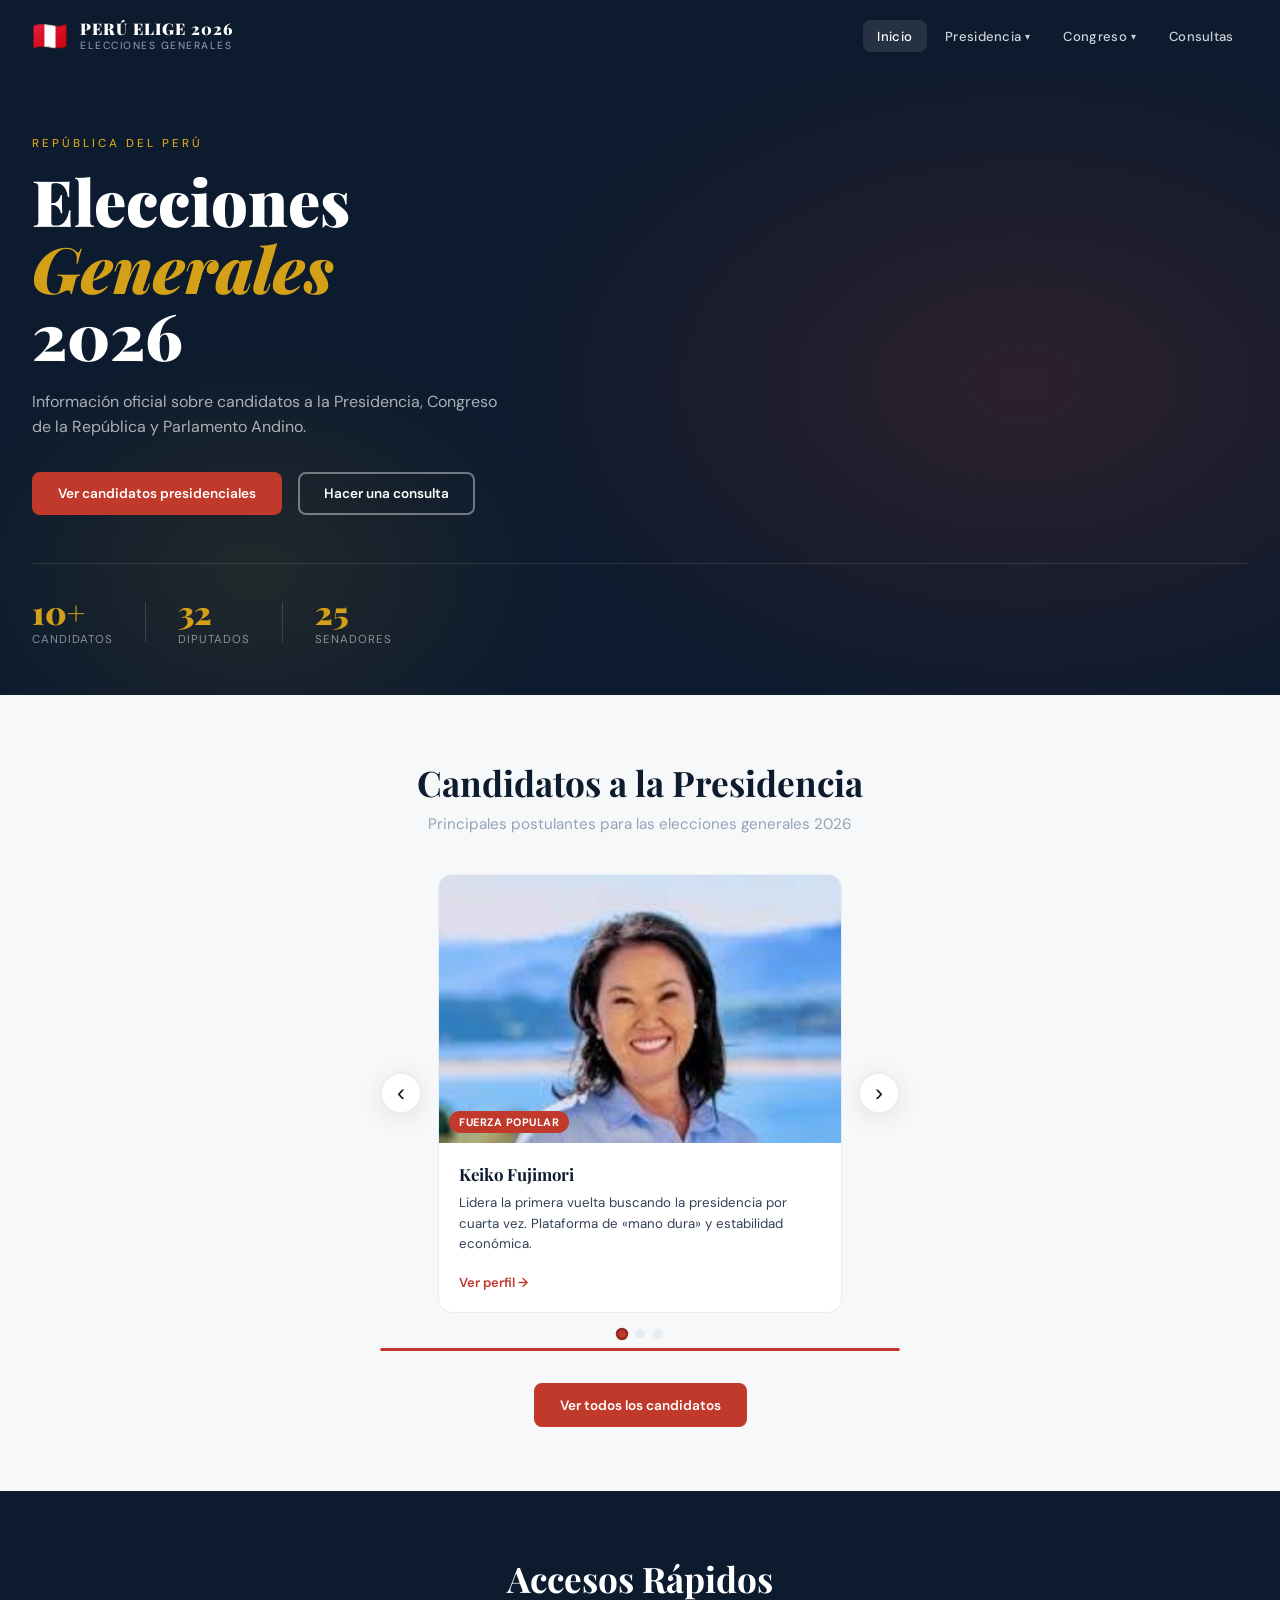
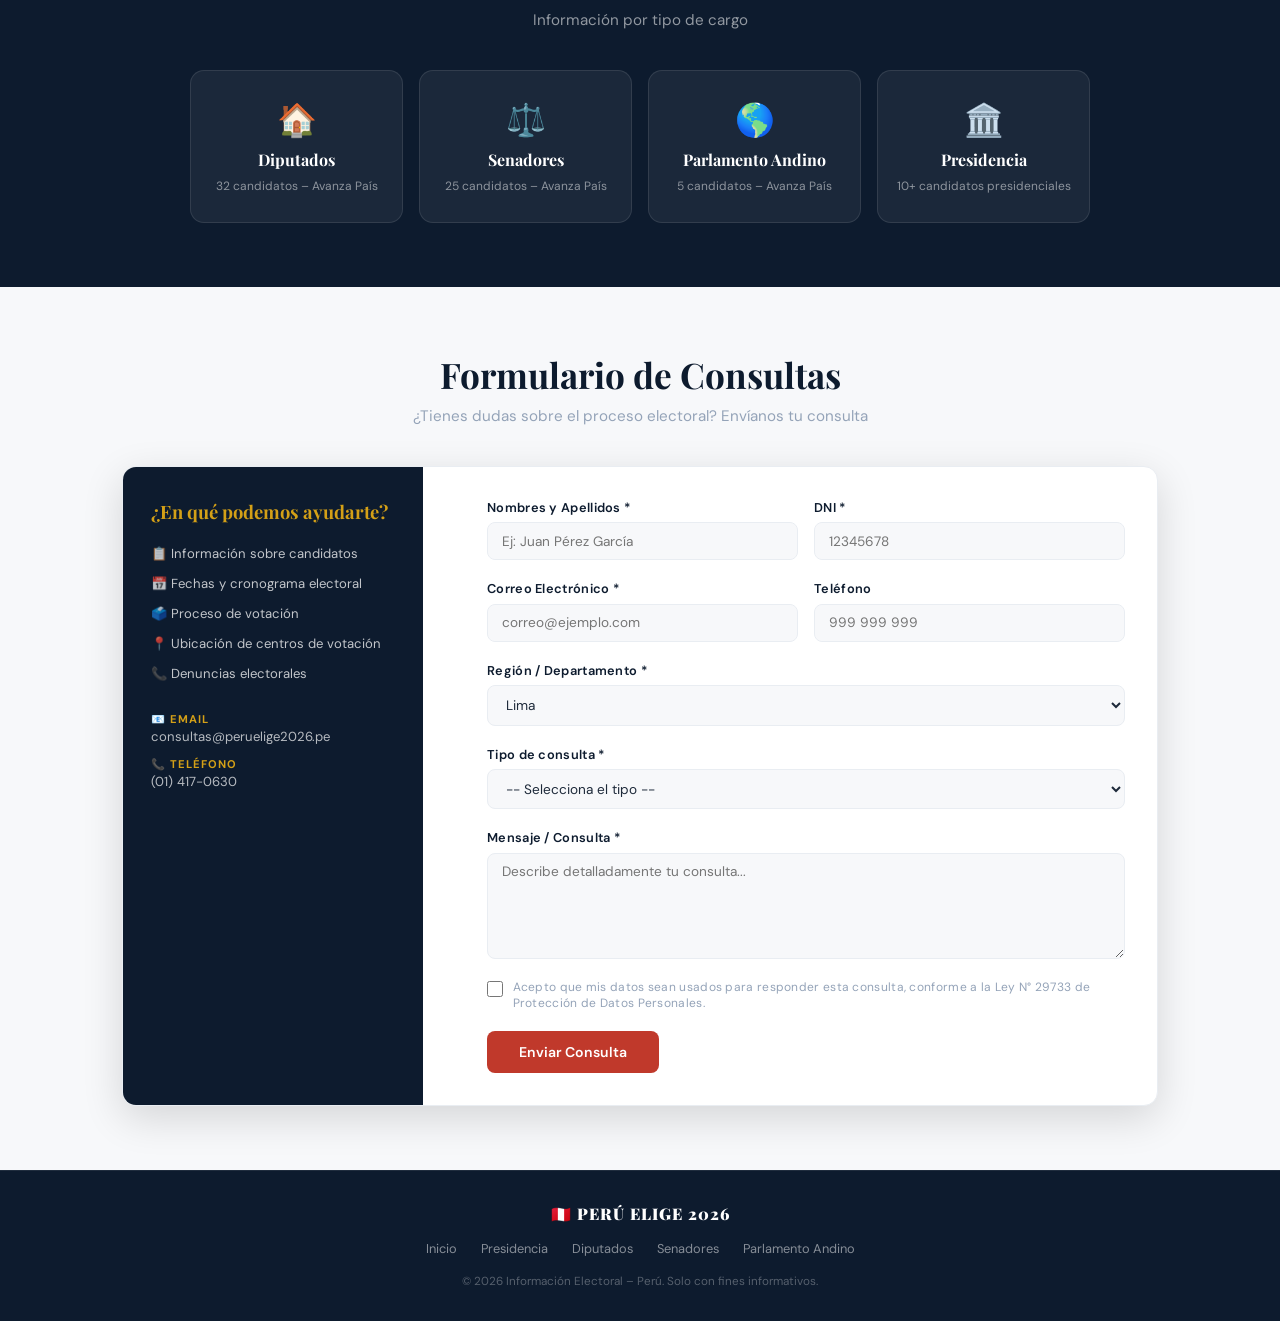
<file: index.html>
<!DOCTYPE html>
<html lang="es">
<head>
    <meta charset="UTF-8">
    <meta name="viewport" content="width=device-width, initial-scale=1.0">
    <title>Elecciones Perú 2026</title>
    <link rel="preconnect" href="https://fonts.googleapis.com">
    <link href="https://fonts.googleapis.com/css2?family=Playfair+Display:wght@700;900&family=DM+Sans:wght@300;400;500;600&display=swap" rel="stylesheet">
    <link rel="stylesheet" href="estilo_nuevo.css">
</head>
<body>

    <!-- NAVBAR -->
    <header class="navbar">
        <div class="navbar-brand">
            <span class="brand-escudo">🇵🇪</span>
            <div>
                <div class="brand-title">PERÚ ELIGE 2026</div>
                <div class="brand-sub">Elecciones Generales</div>
            </div>
        </div>

        <button class="hamburger" id="hamburger" aria-label="Menú">
            <span></span><span></span><span></span>
        </button>

        <nav class="nav-menu" id="navMenu">

            <a href="index.html" class="nav-link active">Inicio</a>

            <!-- CANDIDATOS Presidenciales submenu -->
            <div class="nav-item has-submenu">
                <button class="nav-link submenu-toggle">
                    Presidencia <span class="arrow">▾</span>
                </button>
                <div class="submenu">
                    <a href="presidenciales.html" class="submenu-link">
                        <span class="sub-icon">🏛️</span> Todos los candidatos
                    </a>
                    <a href="presidenciales.html#fuerza-popular" class="submenu-link">
                        <span class="sub-icon">🔴</span> Fuerza Popular
                    </a>
                    <a href="presidenciales.html#juntos-peru" class="submenu-link">
                        <span class="sub-icon">🟡</span> Juntos por el Perú
                    </a>
                    <a href="presidenciales.html#renovacion" class="submenu-link">
                        <span class="sub-icon">🔵</span> Renovación Popular
                    </a>
                </div>
            </div>

            <!-- CONGRESO submenu -->
            <div class="nav-item has-submenu">
                <button class="nav-link submenu-toggle">
                    Congreso <span class="arrow">▾</span>
                </button>
                <div class="submenu">
                    <a href="diputados.html" class="submenu-link">
                        <span class="sub-icon">🏠</span> Diputados
                    </a>
                    <a href="senadores.html" class="submenu-link">
                        <span class="sub-icon">⚖️</span> Senadores
                    </a>
                    <a href="parlamentoandino.html" class="submenu-link">
                        <span class="sub-icon">🌎</span> Parlamento Andino
                    </a>
                </div>
            </div>

            <a href="#formulario" class="nav-link">Consultas</a>
        </nav>
    </header>

    <!-- HERO -->
    <section class="hero">
        <div class="hero-bg"></div>
        <div class="hero-content">
            <div class="hero-eyebrow">REPÚBLICA DEL PERÚ</div>
            <h1 class="hero-title">Elecciones<br><em>Generales</em><br>2026</h1>
            <p class="hero-desc">Información oficial sobre candidatos a la Presidencia, Congreso de la República y Parlamento Andino.</p>
            <div class="hero-ctas">
                <a href="presidenciales.html" class="btn-primary">Ver candidatos presidenciales</a>
                <a href="#formulario" class="btn-secondary">Hacer una consulta</a>
            </div>
        </div>
        <div class="hero-stats">
            <div class="stat"><span class="stat-num">10+</span><span class="stat-lbl">Candidatos</span></div>
            <div class="stat-divider"></div>
            <div class="stat"><span class="stat-num">32</span><span class="stat-lbl">Diputados</span></div>
            <div class="stat-divider"></div>
            <div class="stat"><span class="stat-num">25</span><span class="stat-lbl">Senadores</span></div>
        </div>
    </section>

    <!-- CARRUSEL CANDIDATOS -->
    <section class="section">
        <div class="section-header">
            <h2>Candidatos a la Presidencia</h2>
            <p>Principales postulantes para las elecciones generales 2026</p>
        </div>

        <div class="carousel-wrapper">
            <!-- Botón anterior -->
            <button class="carousel-btn carousel-prev" id="prevBtn" aria-label="Anterior">&#8249;</button>

            <!-- Pista de slides -->
            <div class="carousel-track-outer">
                <div class="carousel-track" id="carouselTrack">

                    <div class="carousel-slide">
                        <div class="card-candidato">
                            <div class="card-img-wrap">
                                <img src="presidentes/keiko.jpg" alt="Keiko Fujimori" onerror="this.src='https://ui-avatars.com/api/?name=Keiko+Fujimori&background=c0392b&color=fff&size=200'">
                                <div class="card-partido-badge" style="--c:#c0392b">Fuerza Popular</div>
                            </div>
                            <div class="card-body">
                                <h3>Keiko Fujimori</h3>
                                <p>Lidera la primera vuelta buscando la presidencia por cuarta vez. Plataforma de «mano dura» y estabilidad económica.</p>
                                <a href="presidenciales.html" class="card-link">Ver perfil →</a>
                            </div>
                        </div>
                    </div>

                    <div class="carousel-slide">
                        <div class="card-candidato">
                            <div class="card-img-wrap">
                                <img src="presidentes/roberto.jpg" alt="Roberto Sánchez" onerror="this.src='https://ui-avatars.com/api/?name=Roberto+Sanchez&background=e67e00&color=fff&size=200'">
                                <div class="card-partido-badge" style="--c:#e67e00">Juntos por el Perú</div>
                            </div>
                            <div class="card-body">
                                <h3>Roberto Sánchez</h3>
                                <p>Candidato de izquierda, disputa el pase a segunda vuelta. Se posiciona como heredero político de Pedro Castillo.</p>
                                <a href="presidenciales.html" class="card-link">Ver perfil →</a>
                            </div>
                        </div>
                    </div>

                    <div class="carousel-slide">
                        <div class="card-candidato">
                            <div class="card-img-wrap">
                                <img src="presidentes/rafael.webp" alt="Rafael López Aliaga" onerror="this.src='https://ui-avatars.com/api/?name=Rafael+Lopez&background=185FA5&color=fff&size=200'">
                                <div class="card-partido-badge" style="--c:#185FA5">Renovación Popular</div>
                            </div>
                            <div class="card-body">
                                <h3>Rafael López Aliaga</h3>
                                <p>Exalcalde de Lima con postura ultraconservadora. Basa su campaña en seguridad y control migratorio.</p>
                                <a href="presidenciales.html" class="card-link">Ver perfil →</a>
                            </div>
                        </div>
                    </div>

                </div>
            </div>

            <!-- Botón siguiente -->
            <button class="carousel-btn carousel-next" id="nextBtn" aria-label="Siguiente">&#8250;</button>
        </div>

        <!-- Puntos indicadores -->
        <div class="carousel-dots" id="carouselDots">
            <span class="dot active" data-index="0"></span>
            <span class="dot" data-index="1"></span>
            <span class="dot" data-index="2"></span>
        </div>

        <!-- Barra de progreso -->
        <div class="carousel-progress-bar">
            <div class="carousel-progress-fill" id="progressFill"></div>
        </div>

        <div class="section-cta">
            <a href="presidenciales.html" class="btn-primary">Ver todos los candidatos</a>
        </div>
    </section>

    <!-- ACCESOS RÁPIDOS -->
    <section class="section section-dark">
        <div class="section-header light">
            <h2>Accesos Rápidos</h2>
            <p>Información por tipo de cargo</p>
        </div>
        <div class="quick-links">
            <a href="diputados.html" class="quick-card">
                <div class="quick-icon">🏠</div>
                <div class="quick-title">Diputados</div>
                <div class="quick-sub">32 candidatos – Avanza País</div>
            </a>
            <a href="senadores.html" class="quick-card">
                <div class="quick-icon">⚖️</div>
                <div class="quick-title">Senadores</div>
                <div class="quick-sub">25 candidatos – Avanza País</div>
            </a>
            <a href="parlamentoandino.html" class="quick-card">
                <div class="quick-icon">🌎</div>
                <div class="quick-title">Parlamento Andino</div>
                <div class="quick-sub">5 candidatos – Avanza País</div>
            </a>
            <a href="presidenciales.html" class="quick-card">
                <div class="quick-icon">🏛️</div>
                <div class="quick-title">Presidencia</div>
                <div class="quick-sub">10+ candidatos presidenciales</div>
            </a>
        </div>
    </section>

    <!-- FORMULARIO -->
    <section class="section" id="formulario">
        <div class="section-header">
            <h2>Formulario de Consultas</h2>
            <p>¿Tienes dudas sobre el proceso electoral? Envíanos tu consulta</p>
        </div>

        <div class="form-container">
            <div class="form-info">
                <h3>¿En qué podemos ayudarte?</h3>
                <ul class="form-info-list">
                    <li>📋 Información sobre candidatos</li>
                    <li>📅 Fechas y cronograma electoral</li>
                    <li>🗳️ Proceso de votación</li>
                    <li>📍 Ubicación de centros de votación</li>
                    <li>📞 Denuncias electorales</li>
                </ul>
                <div class="form-contacto">
                    <div class="contacto-item">
                        <strong>📧 Email</strong>
                        <span>consultas@peruelige2026.pe</span>
                    </div>
                    <div class="contacto-item">
                        <strong>📞 Teléfono</strong>
                        <span>(01) 417-0630</span>
                    </div>
                </div>
            </div>

            <form class="form" id="consultaForm" onsubmit="enviarFormulario(event)">
                <div class="form-row">
                    <div class="form-group">
                        <label for="nombres">Nombres y Apellidos *</label>
                        <input type="text" id="nombres" name="nombres" placeholder="Ej: Juan Pérez García" required>
                    </div>
                    <div class="form-group">
                        <label for="dni">DNI *</label>
                        <input type="text" id="dni" name="dni" placeholder="12345678" maxlength="8" pattern="[0-9]{8}" required>
                    </div>
                </div>

                <div class="form-row">
                    <div class="form-group">
                        <label for="email">Correo Electrónico *</label>
                        <input type="email" id="email" name="email" placeholder="correo@ejemplo.com" required>
                    </div>
                    <div class="form-group">
                        <label for="telefono">Teléfono</label>
                        <input type="tel" id="telefono" name="telefono" placeholder="999 999 999">
                    </div>
                </div>

                <div class="form-group">
                    <label for="region">Región / Departamento *</label>
                    <select id="region" name="region" required>
                        <option value="">-- Selecciona tu región --</option>
                        <option>Amazonas</option><option>Áncash</option><option>Apurímac</option>
                        <option>Arequipa</option><option>Ayacucho</option><option>Cajamarca</option>
                        <option>Callao</option><option>Cusco</option><option>Huancavelica</option>
                        <option>Huánuco</option><option>Ica</option><option>Junín</option>
                        <option>La Libertad</option><option>Lambayeque</option><option selected>Lima</option>
                        <option>Loreto</option><option>Madre de Dios</option><option>Moquegua</option>
                        <option>Pasco</option><option>Piura</option><option>Puno</option>
                        <option>San Martín</option><option>Tacna</option><option>Tumbes</option>
                        <option>Ucayali</option>
                    </select>
                </div>

                <div class="form-group">
                    <label for="tipo">Tipo de consulta *</label>
                    <select id="tipo" name="tipo" required>
                        <option value="">-- Selecciona el tipo --</option>
                        <option>Información sobre candidatos</option>
                        <option>Cronograma electoral</option>
                        <option>Proceso de votación</option>
                        <option>Centro de votación</option>
                        <option>Denuncia electoral</option>
                        <option>Otro</option>
                    </select>
                </div>

                <div class="form-group">
                    <label for="mensaje">Mensaje / Consulta *</label>
                    <textarea id="mensaje" name="mensaje" rows="5" placeholder="Describe detalladamente tu consulta..." required></textarea>
                </div>

                <div class="form-group form-check">
                    <input type="checkbox" id="acepto" name="acepto" required>
                    <label for="acepto">Acepto que mis datos sean usados para responder esta consulta, conforme a la Ley N° 29733 de Protección de Datos Personales.</label>
                </div>

                <button type="submit" class="btn-form">Enviar Consulta</button>

                <div class="form-success" id="formSuccess" style="display:none">
                    ✅ ¡Consulta enviada con éxito! Te responderemos en 24–48 horas hábiles.
                </div>
            </form>
        </div>
    </section>

    <!-- FOOTER -->
    <footer class="footer">
        <div class="footer-inner">
            <div class="footer-brand">🇵🇪 PERÚ ELIGE 2026</div>
            <div class="footer-links">
                <a href="index.html">Inicio</a>
                <a href="presidenciales.html">Presidencia</a>
                <a href="diputados.html">Diputados</a>
                <a href="senadores.html">Senadores</a>
                <a href="parlamentoandino.html">Parlamento Andino</a>
            </div>
            <div class="footer-copy">© 2026 Información Electoral – Perú. Solo con fines informativos.</div>
        </div>
    </footer>

    <script>
        // ── Navbar hamburger ──
        const hamburger = document.getElementById('hamburger');
        const navMenu   = document.getElementById('navMenu');
        hamburger.addEventListener('click', () => {
            navMenu.classList.toggle('open');
            hamburger.classList.toggle('active');
        });

        // ── Submenús ──
        document.querySelectorAll('.submenu-toggle').forEach(btn => {
            btn.addEventListener('click', (e) => {
                e.stopPropagation();
                const parent = btn.closest('.has-submenu');
                const isOpen = parent.classList.contains('open');
                document.querySelectorAll('.has-submenu').forEach(el => el.classList.remove('open'));
                if (!isOpen) parent.classList.add('open');
            });
        });
        document.addEventListener('click', () => {
            document.querySelectorAll('.has-submenu').forEach(el => el.classList.remove('open'));
        });

        // ── Formulario ──
        function enviarFormulario(e) {
            e.preventDefault();
            const btn = e.target.querySelector('.btn-form');
            btn.textContent = 'Enviando...';
            btn.disabled = true;
            setTimeout(() => {
                document.getElementById('formSuccess').style.display = 'block';
                btn.textContent = 'Enviado ✓';
                e.target.reset();
            }, 1200);
        }

        // ── Navbar scroll ──
        window.addEventListener('scroll', () => {
            document.querySelector('.navbar').classList.toggle('scrolled', window.scrollY > 50);
        });

        // ── CARRUSEL ──
        const slides       = document.querySelectorAll('.carousel-slide');
        const dots         = document.querySelectorAll('.dot');
        const progressFill = document.getElementById('progressFill');
        const TOTAL        = slides.length;
        const INTERVAL_MS  = 3000;
        let current        = 0;
        let timer          = null;

        function goTo(index) {
            slides[current].classList.remove('active');
            dots[current].classList.remove('active');
            current = (index + TOTAL) % TOTAL;
            slides[current].classList.add('active');
            dots[current].classList.add('active');
            // reinicia la animación de la barra
            progressFill.style.transition = 'none';
            progressFill.style.width = '0%';
            requestAnimationFrame(() => {
                requestAnimationFrame(() => {
                    progressFill.style.transition = `width ${INTERVAL_MS}ms linear`;
                    progressFill.style.width = '100%';
                });
            });
        }

        function startTimer() {
            clearInterval(timer);
            timer = setInterval(() => goTo(current + 1), INTERVAL_MS);
        }

        // Botones
        document.getElementById('prevBtn').addEventListener('click', () => { goTo(current - 1); startTimer(); });
        document.getElementById('nextBtn').addEventListener('click', () => { goTo(current + 1); startTimer(); });

        // Puntos
        dots.forEach(dot => {
            dot.addEventListener('click', () => { goTo(+dot.dataset.index); startTimer(); });
        });

        // Swipe táctil
        let touchStartX = 0;
        const track = document.getElementById('carouselTrack');
        track.addEventListener('touchstart', e => { touchStartX = e.touches[0].clientX; }, { passive: true });
        track.addEventListener('touchend',   e => {
            const diff = touchStartX - e.changedTouches[0].clientX;
            if (Math.abs(diff) > 40) { goTo(diff > 0 ? current + 1 : current - 1); startTimer(); }
        });

        // Inicio
        goTo(0);
        startTimer();
    </script>

</body>
</html>
</file>
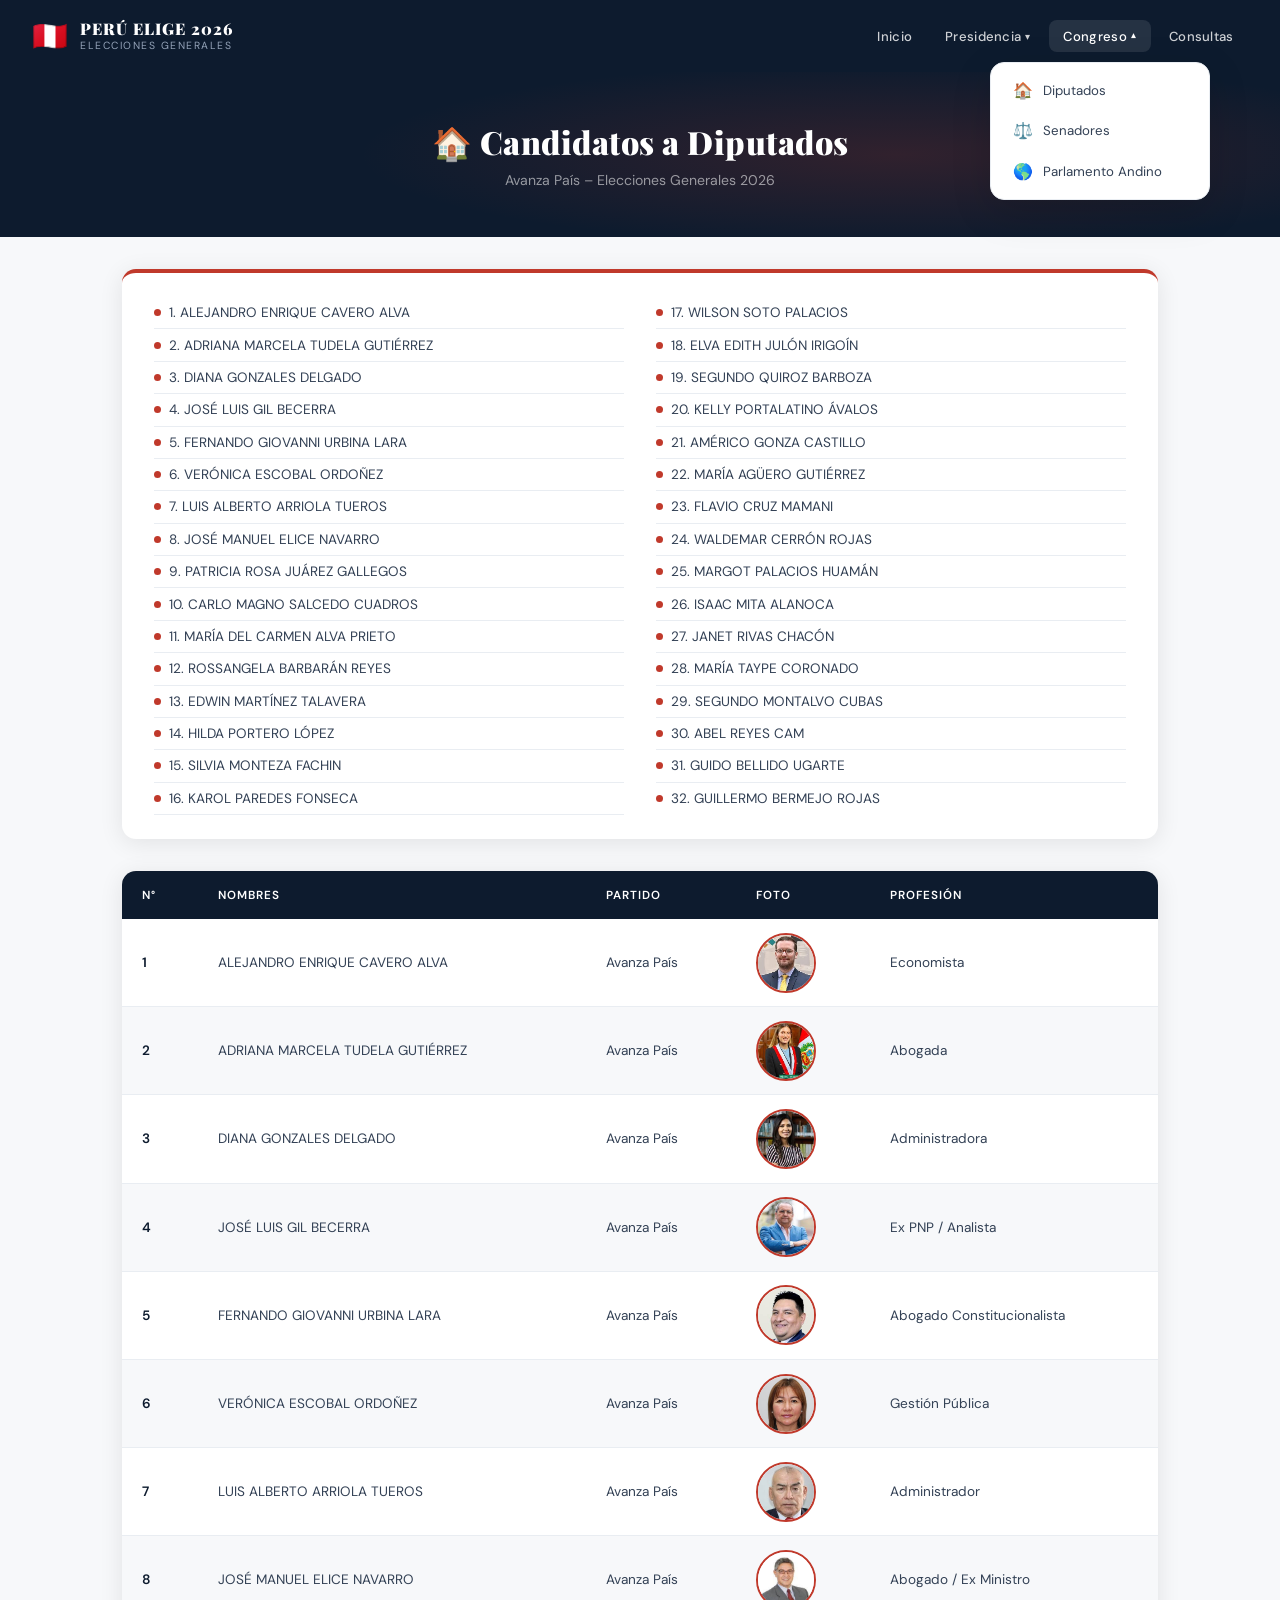
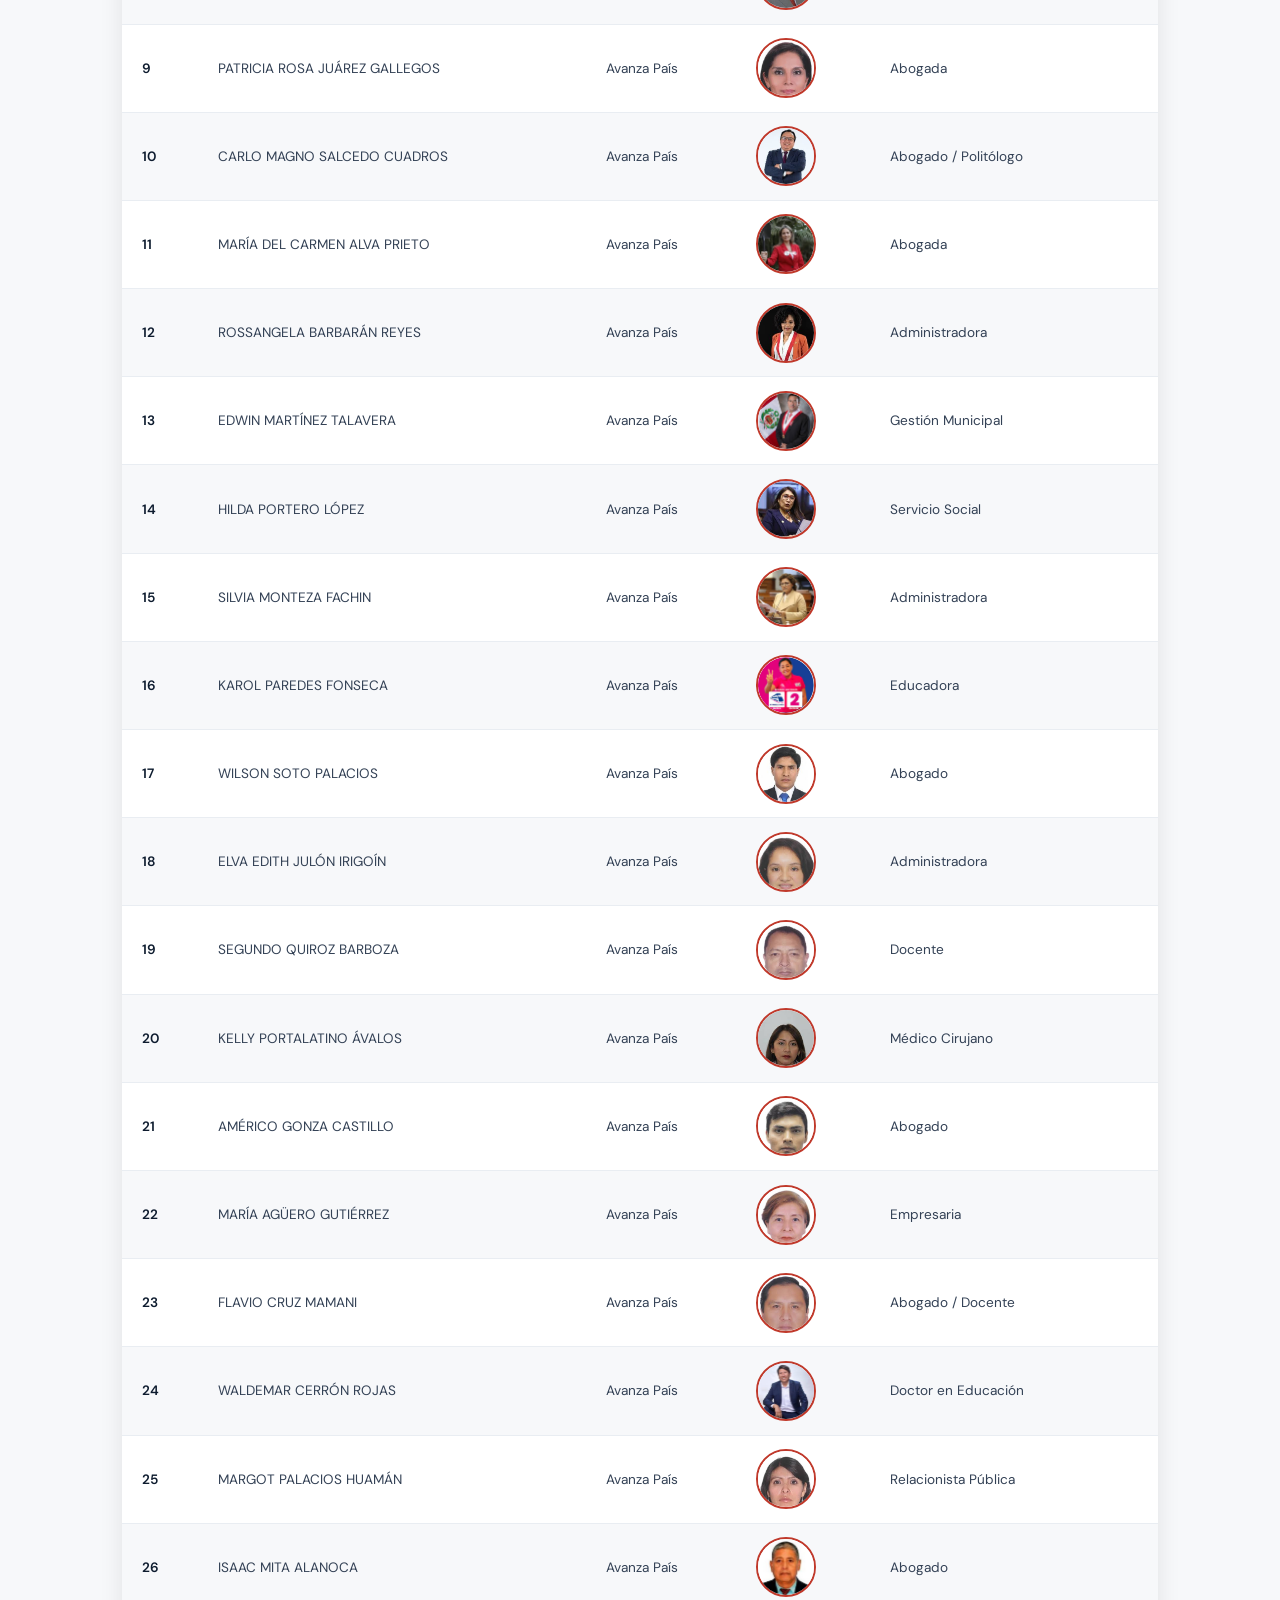
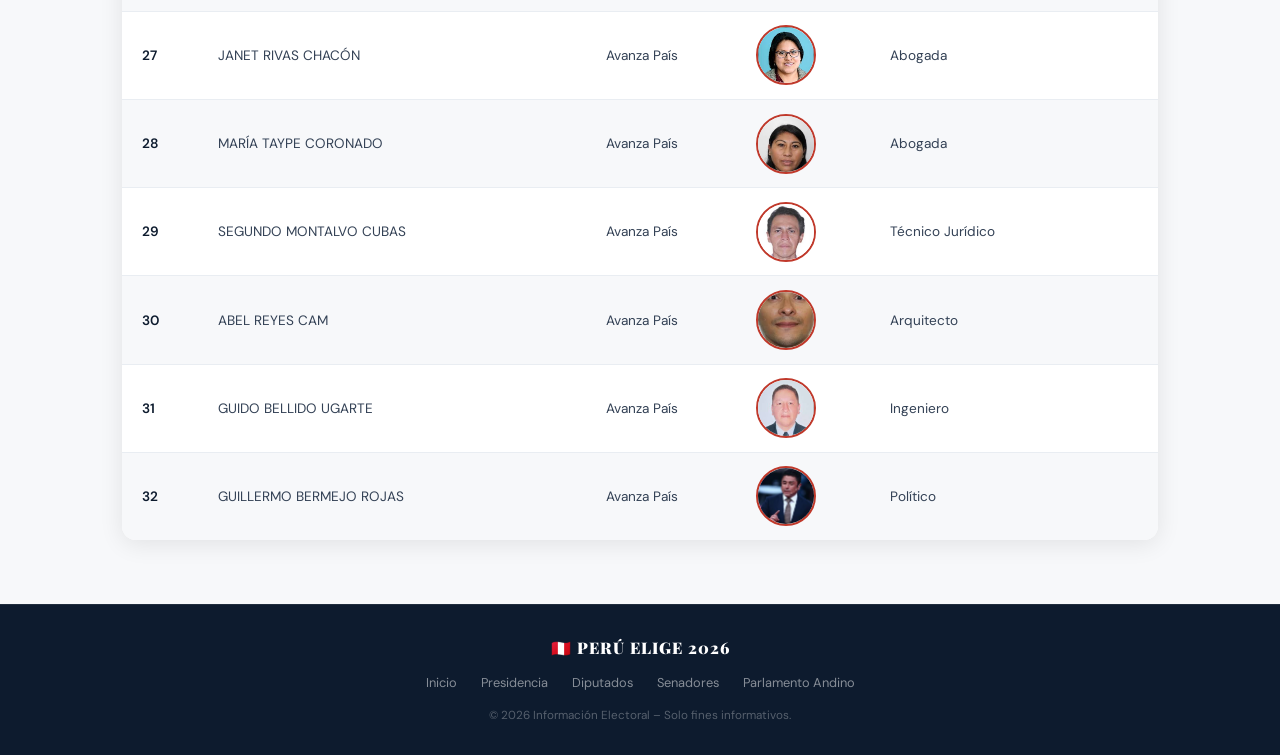
<file: diputados.html>
<!DOCTYPE html>
<html lang="es">
<head>
    <meta charset="UTF-8">
    <meta name="viewport" content="width=device-width, initial-scale=1.0">
    <link rel="preconnect" href="https://fonts.googleapis.com">
    <link href="https://fonts.googleapis.com/css2?family=Playfair+Display:wght@700;900&family=DM+Sans:wght@300;400;500;600&display=swap" rel="stylesheet">
    <link rel="stylesheet" href="estilo_nuevo.css">
    <title>Diputados – Avanza País 2026</title>
</head>
<body>

    <header class="navbar">
        <div class="navbar-brand">
            <span class="brand-escudo">🇵🇪</span>
            <div>
                <div class="brand-title">PERÚ ELIGE 2026</div>
                <div class="brand-sub">Elecciones Generales</div>
            </div>
        </div>
        <button class="hamburger" id="hamburger"><span></span><span></span><span></span></button>
        <nav class="nav-menu" id="navMenu">
            <a href="index.html" class="nav-link">Inicio</a>
            <div class="nav-item has-submenu">
                <button class="nav-link submenu-toggle">Presidencia <span class="arrow">▾</span></button>
                <div class="submenu">
                    <a href="presidenciales.html" class="submenu-link"><span class="sub-icon">🏛️</span> Todos los candidatos</a>
                    <a href="presidenciales.html" class="submenu-link"><span class="sub-icon">🔴</span> Fuerza Popular</a>
                    <a href="presidenciales.html" class="submenu-link"><span class="sub-icon">🟡</span> Juntos por el Perú</a>
                </div>
            </div>
            <div class="nav-item has-submenu open">
                <button class="nav-link submenu-toggle active">Congreso <span class="arrow">▾</span></button>
                <div class="submenu">
                    <a href="diputados.html" class="submenu-link"><span class="sub-icon">🏠</span> Diputados</a>
                    <a href="senadores.html" class="submenu-link"><span class="sub-icon">⚖️</span> Senadores</a>
                    <a href="parlamentoandino.html" class="submenu-link"><span class="sub-icon">🌎</span> Parlamento Andino</a>
                </div>
            </div>
            <a href="index.html#formulario" class="nav-link">Consultas</a>
        </nav>
    </header>

    <div class="page-header">
        <h1>🏠 Candidatos a Diputados</h1>
        <p>Avanza País – Elecciones Generales 2026</p>
    </div>

    <div class="page-body">

        <ul class="candidate-list">
            <li>1. ALEJANDRO ENRIQUE CAVERO ALVA</li>
            <li>2. ADRIANA MARCELA TUDELA GUTIÉRREZ</li>
            <li>3. DIANA GONZALES DELGADO</li>
            <li>4. JOSÉ LUIS GIL BECERRA</li>
            <li>5. FERNANDO GIOVANNI URBINA LARA</li>
            <li>6. VERÓNICA ESCOBAL ORDOÑEZ</li>
            <li>7. LUIS ALBERTO ARRIOLA TUEROS</li>
            <li>8. JOSÉ MANUEL ELICE NAVARRO</li>
            <li>9. PATRICIA ROSA JUÁREZ GALLEGOS</li>
            <li>10. CARLO MAGNO SALCEDO CUADROS</li>
            <li>11. MARÍA DEL CARMEN ALVA PRIETO</li>
            <li>12. ROSSANGELA BARBARÁN REYES</li>
            <li>13. EDWIN MARTÍNEZ TALAVERA</li>
            <li>14. HILDA PORTERO LÓPEZ</li>
            <li>15. SILVIA MONTEZA FACHIN</li>
            <li>16. KAROL PAREDES FONSECA</li>
            <li>17. WILSON SOTO PALACIOS</li>
            <li>18. ELVA EDITH JULÓN IRIGOÍN</li>
            <li>19. SEGUNDO QUIROZ BARBOZA</li>
            <li>20. KELLY PORTALATINO ÁVALOS</li>
            <li>21. AMÉRICO GONZA CASTILLO</li>
            <li>22. MARÍA AGÜERO GUTIÉRREZ</li>
            <li>23. FLAVIO CRUZ MAMANI</li>
            <li>24. WALDEMAR CERRÓN ROJAS</li>
            <li>25. MARGOT PALACIOS HUAMÁN</li>
            <li>26. ISAAC MITA ALANOCA</li>
            <li>27. JANET RIVAS CHACÓN</li>
            <li>28. MARÍA TAYPE CORONADO</li>
            <li>29. SEGUNDO MONTALVO CUBAS</li>
            <li>30. ABEL REYES CAM</li>
            <li>31. GUIDO BELLIDO UGARTE</li>
            <li>32. GUILLERMO BERMEJO ROJAS</li>
        </ul>

        <table>
            <thead>
                <tr><th>N°</th><th>Nombres</th><th>Partido</th><th>Foto</th><th>Profesión</th></tr>
            </thead>
            <tbody>
                <tr><td>1</td><td>ALEJANDRO ENRIQUE CAVERO ALVA</td><td>Avanza País</td><td><img src="diputados/alejandro.jpg" alt="Cavero"></td><td>Economista</td></tr>
                <tr><td>2</td><td>ADRIANA MARCELA TUDELA GUTIÉRREZ</td><td>Avanza País</td><td><img src="diputados/adriana.jpg" alt="Tudela"></td><td>Abogada</td></tr>
                <tr><td>3</td><td>DIANA GONZALES DELGADO</td><td>Avanza País</td><td><img src="diputados/diana.jpg" alt="Gonzales"></td><td>Administradora</td></tr>
                <tr><td>4</td><td>JOSÉ LUIS GIL BECERRA</td><td>Avanza País</td><td><img src="diputados/jose1.jpg" alt="Gil"></td><td>Ex PNP / Analista</td></tr>
                <tr><td>5</td><td>FERNANDO GIOVANNI URBINA LARA</td><td>Avanza País</td><td><img src="diputados/fernando.jpg" alt="Urbina"></td><td>Abogado Constitucionalista</td></tr>
                <tr><td>6</td><td>VERÓNICA ESCOBAL ORDOÑEZ</td><td>Avanza País</td><td><img src="diputados/veronica.jpg" alt="Escobal"></td><td>Gestión Pública</td></tr>
                <tr><td>7</td><td>LUIS ALBERTO ARRIOLA TUEROS</td><td>Avanza País</td><td><img src="diputados/luis.jpg" alt="Arriola"></td><td>Administrador</td></tr>
                <tr><td>8</td><td>JOSÉ MANUEL ELICE NAVARRO</td><td>Avanza País</td><td><img src="diputados/jose2.jpg" alt="Elice"></td><td>Abogado / Ex Ministro</td></tr>
                <tr><td>9</td><td>PATRICIA ROSA JUÁREZ GALLEGOS</td><td>Avanza País</td><td><img src="diputados/patricia.jpg" alt="Juárez"></td><td>Abogada</td></tr>
                <tr><td>10</td><td>CARLO MAGNO SALCEDO CUADROS</td><td>Avanza País</td><td><img src="diputados/carlo.jpg" alt="Salcedo"></td><td>Abogado / Politólogo</td></tr>
                <tr><td>11</td><td>MARÍA DEL CARMEN ALVA PRIETO</td><td>Avanza País</td><td><img src="diputados/maria.jpg" alt="Alva"></td><td>Abogada</td></tr>
                <tr><td>12</td><td>ROSSANGELA BARBARÁN REYES</td><td>Avanza País</td><td><img src="diputados/rosangela.jpg" alt="Barbarán"></td><td>Administradora</td></tr>
                <tr><td>13</td><td>EDWIN MARTÍNEZ TALAVERA</td><td>Avanza País</td><td><img src="diputados/edwin.jpg" alt="Martínez"></td><td>Gestión Municipal</td></tr>
                <tr><td>14</td><td>HILDA PORTERO LÓPEZ</td><td>Avanza País</td><td><img src="diputados/hilda.jpg" alt="Portero"></td><td>Servicio Social</td></tr>
                <tr><td>15</td><td>SILVIA MONTEZA FACHIN</td><td>Avanza País</td><td><img src="diputados/silvia.jpg" alt="Monteza"></td><td>Administradora</td></tr>
                <tr><td>16</td><td>KAROL PAREDES FONSECA</td><td>Avanza País</td><td><img src="diputados/karol.jpg" alt="Paredes"></td><td>Educadora</td></tr>
                <tr><td>17</td><td>WILSON SOTO PALACIOS</td><td>Avanza País</td><td><img src="diputados/wilson.jpg" alt="Soto"></td><td>Abogado</td></tr>
                <tr><td>18</td><td>ELVA EDITH JULÓN IRIGOÍN</td><td>Avanza País</td><td><img src="diputados/elva.jpg" alt="Julón"></td><td>Administradora</td></tr>
                <tr><td>19</td><td>SEGUNDO QUIROZ BARBOZA</td><td>Avanza País</td><td><img src="diputados/segundo.jpg" alt="Quiroz"></td><td>Docente</td></tr>
                <tr><td>20</td><td>KELLY PORTALATINO ÁVALOS</td><td>Avanza País</td><td><img src="diputados/kelly.jpg" alt="Portalatino"></td><td>Médico Cirujano</td></tr>
                <tr><td>21</td><td>AMÉRICO GONZA CASTILLO</td><td>Avanza País</td><td><img src="diputados/americo.jpg" alt="Gonza"></td><td>Abogado</td></tr>
                <tr><td>22</td><td>MARÍA AGÜERO GUTIÉRREZ</td><td>Avanza País</td><td><img src="diputados/maria2.jpg" alt="Agüero"></td><td>Empresaria</td></tr>
                <tr><td>23</td><td>FLAVIO CRUZ MAMANI</td><td>Avanza País</td><td><img src="diputados/flavio.jpg" alt="Cruz"></td><td>Abogado / Docente</td></tr>
                <tr><td>24</td><td>WALDEMAR CERRÓN ROJAS</td><td>Avanza País</td><td><img src="diputados/waldemar.jpg" alt="Cerrón"></td><td>Doctor en Educación</td></tr>
                <tr><td>25</td><td>MARGOT PALACIOS HUAMÁN</td><td>Avanza País</td><td><img src="diputados/margot.jpg" alt="Palacios"></td><td>Relacionista Pública</td></tr>
                <tr><td>26</td><td>ISAAC MITA ALANOCA</td><td>Avanza País</td><td><img src="diputados/isaac.jpg" alt="Mita"></td><td>Abogado</td></tr>
                <tr><td>27</td><td>JANET RIVAS CHACÓN</td><td>Avanza País</td><td><img src="diputados/janet.jpg" alt="Rivas"></td><td>Abogada</td></tr>
                <tr><td>28</td><td>MARÍA TAYPE CORONADO</td><td>Avanza País</td><td><img src="diputados/maria3.jpg" alt="Taype"></td><td>Abogada</td></tr>
                <tr><td>29</td><td>SEGUNDO MONTALVO CUBAS</td><td>Avanza País</td><td><img src="diputados/segundo2.jpg" alt="Montalvo"></td><td>Técnico Jurídico</td></tr>
                <tr><td>30</td><td>ABEL REYES CAM</td><td>Avanza País</td><td><img src="diputados/abel.jpg" alt="Reyes"></td><td>Arquitecto</td></tr>
                <tr><td>31</td><td>GUIDO BELLIDO UGARTE</td><td>Avanza País</td><td><img src="diputados/guido.jpg" alt="Bellido"></td><td>Ingeniero</td></tr>
                <tr><td>32</td><td>GUILLERMO BERMEJO ROJAS</td><td>Avanza País</td><td><img src="diputados/guillermo.jpg" alt="Bermejo"></td><td>Político</td></tr>
            </tbody>
        </table>
    </div>

    <footer class="footer">
        <div class="footer-inner">
            <div class="footer-brand">🇵🇪 PERÚ ELIGE 2026</div>
            <div class="footer-links">
                <a href="index.html">Inicio</a>
                <a href="presidenciales.html">Presidencia</a>
                <a href="diputados.html">Diputados</a>
                <a href="senadores.html">Senadores</a>
                <a href="parlamentoandino.html">Parlamento Andino</a>
            </div>
            <div class="footer-copy">© 2026 Información Electoral – Solo fines informativos.</div>
        </div>
    </footer>

    <script>
        const hamburger = document.getElementById('hamburger');
        const navMenu = document.getElementById('navMenu');
        hamburger.addEventListener('click', () => { navMenu.classList.toggle('open'); hamburger.classList.toggle('active'); });
        document.querySelectorAll('.submenu-toggle').forEach(btn => {
            btn.addEventListener('click', (e) => {
                e.stopPropagation();
                const parent = btn.closest('.has-submenu');
                const isOpen = parent.classList.contains('open');
                document.querySelectorAll('.has-submenu').forEach(el => el.classList.remove('open'));
                if (!isOpen) parent.classList.add('open');
            });
        });
        document.addEventListener('click', () => { document.querySelectorAll('.has-submenu').forEach(el => el.classList.remove('open')); });
        window.addEventListener('scroll', () => { document.querySelector('.navbar').classList.toggle('scrolled', window.scrollY > 50); });
    </script>
</body>
</html>
</file>
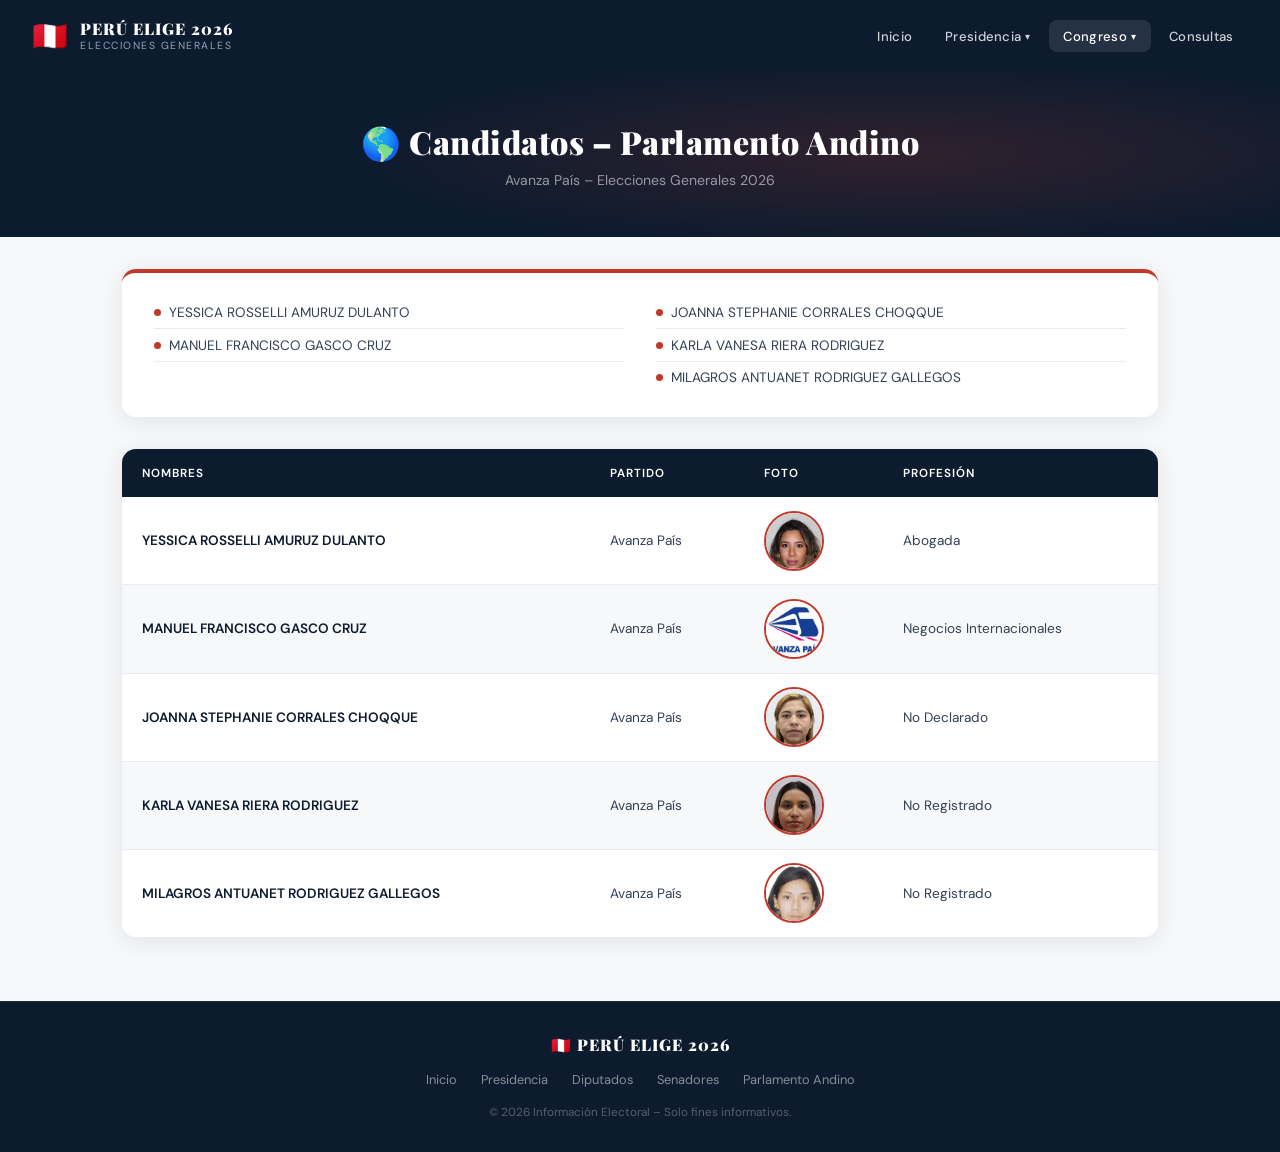
<file: parlamentoandino.html>
<!DOCTYPE html>
<html lang="es">
<head>
    <meta charset="UTF-8">
    <meta name="viewport" content="width=device-width, initial-scale=1.0">
    <link rel="preconnect" href="https://fonts.googleapis.com">
    <link href="https://fonts.googleapis.com/css2?family=Playfair+Display:wght@700;900&family=DM+Sans:wght@300;400;500;600&display=swap" rel="stylesheet">
    <link rel="stylesheet" href="estilo_nuevo.css">
    <title>Parlamento Andino – Avanza País 2026</title>
</head>
<body>

    <header class="navbar">
        <div class="navbar-brand">
            <span class="brand-escudo">🇵🇪</span>
            <div>
                <div class="brand-title">PERÚ ELIGE 2026</div>
                <div class="brand-sub">Elecciones Generales</div>
            </div>
        </div>
        <button class="hamburger" id="hamburger"><span></span><span></span><span></span></button>
        <nav class="nav-menu" id="navMenu">
            <a href="index.html" class="nav-link">Inicio</a>
            <div class="nav-item has-submenu">
                <button class="nav-link submenu-toggle">Presidencia <span class="arrow">▾</span></button>
                <div class="submenu">
                    <a href="presidenciales.html" class="submenu-link"><span class="sub-icon">🏛️</span> Todos los candidatos</a>
                </div>
            </div>
            <div class="nav-item has-submenu">
                <button class="nav-link submenu-toggle active">Congreso <span class="arrow">▾</span></button>
                <div class="submenu">
                    <a href="diputados.html" class="submenu-link"><span class="sub-icon">🏠</span> Diputados</a>
                    <a href="senadores.html" class="submenu-link"><span class="sub-icon">⚖️</span> Senadores</a>
                    <a href="parlamentoandino.html" class="submenu-link"><span class="sub-icon">🌎</span> Parlamento Andino</a>
                </div>
            </div>
            <a href="index.html#formulario" class="nav-link">Consultas</a>
        </nav>
    </header>

    <div class="page-header">
        <h1>🌎 Candidatos – Parlamento Andino</h1>
        <p>Avanza País – Elecciones Generales 2026</p>
    </div>

    <div class="page-body">
        <ul class="candidate-list">
            <li>YESSICA ROSSELLI AMURUZ DULANTO</li>
            <li>MANUEL FRANCISCO GASCO CRUZ</li>
            <li>JOANNA STEPHANIE CORRALES CHOQQUE</li>
            <li>KARLA VANESA RIERA RODRIGUEZ</li>
            <li>MILAGROS ANTUANET RODRIGUEZ GALLEGOS</li>
        </ul>

        <table>
            <thead>
                <tr><th>Nombres</th><th>Partido</th><th>Foto</th><th>Profesión</th></tr>
            </thead>
            <tbody>
                <tr><td>YESSICA ROSSELLI AMURUZ DULANTO</td><td>Avanza País</td><td><img src="parlamento/yessica1.jpg" alt="Yessica"></td><td>Abogada</td></tr>
                <tr><td>MANUEL FRANCISCO GASCO CRUZ</td><td>Avanza País</td><td><img src="parlamento/manuel.jpg" alt="Manuel"></td><td>Negocios Internacionales</td></tr>
                <tr><td>JOANNA STEPHANIE CORRALES CHOQQUE</td><td>Avanza País</td><td><img src="parlamento/joana.jpg" alt="Joanna"></td><td>No Declarado</td></tr>
                <tr><td>KARLA VANESA RIERA RODRIGUEZ</td><td>Avanza País</td><td><img src="parlamento/karla.jpg" alt="Karla"></td><td>No Registrado</td></tr>
                <tr><td>MILAGROS ANTUANET RODRIGUEZ GALLEGOS</td><td>Avanza País</td><td><img src="parlamento/milagros.jpg" alt="Milagros"></td><td>No Registrado</td></tr>
            </tbody>
        </table>
    </div>

    <footer class="footer">
        <div class="footer-inner">
            <div class="footer-brand">🇵🇪 PERÚ ELIGE 2026</div>
            <div class="footer-links">
                <a href="index.html">Inicio</a><a href="presidenciales.html">Presidencia</a>
                <a href="diputados.html">Diputados</a><a href="senadores.html">Senadores</a>
                <a href="parlamentoandino.html">Parlamento Andino</a>
            </div>
            <div class="footer-copy">© 2026 Información Electoral – Solo fines informativos.</div>
        </div>
    </footer>

    <script>
        const hamburger = document.getElementById('hamburger');
        const navMenu = document.getElementById('navMenu');
        hamburger.addEventListener('click', () => { navMenu.classList.toggle('open'); hamburger.classList.toggle('active'); });
        document.querySelectorAll('.submenu-toggle').forEach(btn => {
            btn.addEventListener('click', (e) => {
                e.stopPropagation();
                const parent = btn.closest('.has-submenu');
                const isOpen = parent.classList.contains('open');
                document.querySelectorAll('.has-submenu').forEach(el => el.classList.remove('open'));
                if (!isOpen) parent.classList.add('open');
            });
        });
        document.addEventListener('click', () => { document.querySelectorAll('.has-submenu').forEach(el => el.classList.remove('open')); });
        window.addEventListener('scroll', () => { document.querySelector('.navbar').classList.toggle('scrolled', window.scrollY > 50); });
    </script>
</body>
</html>
</file>
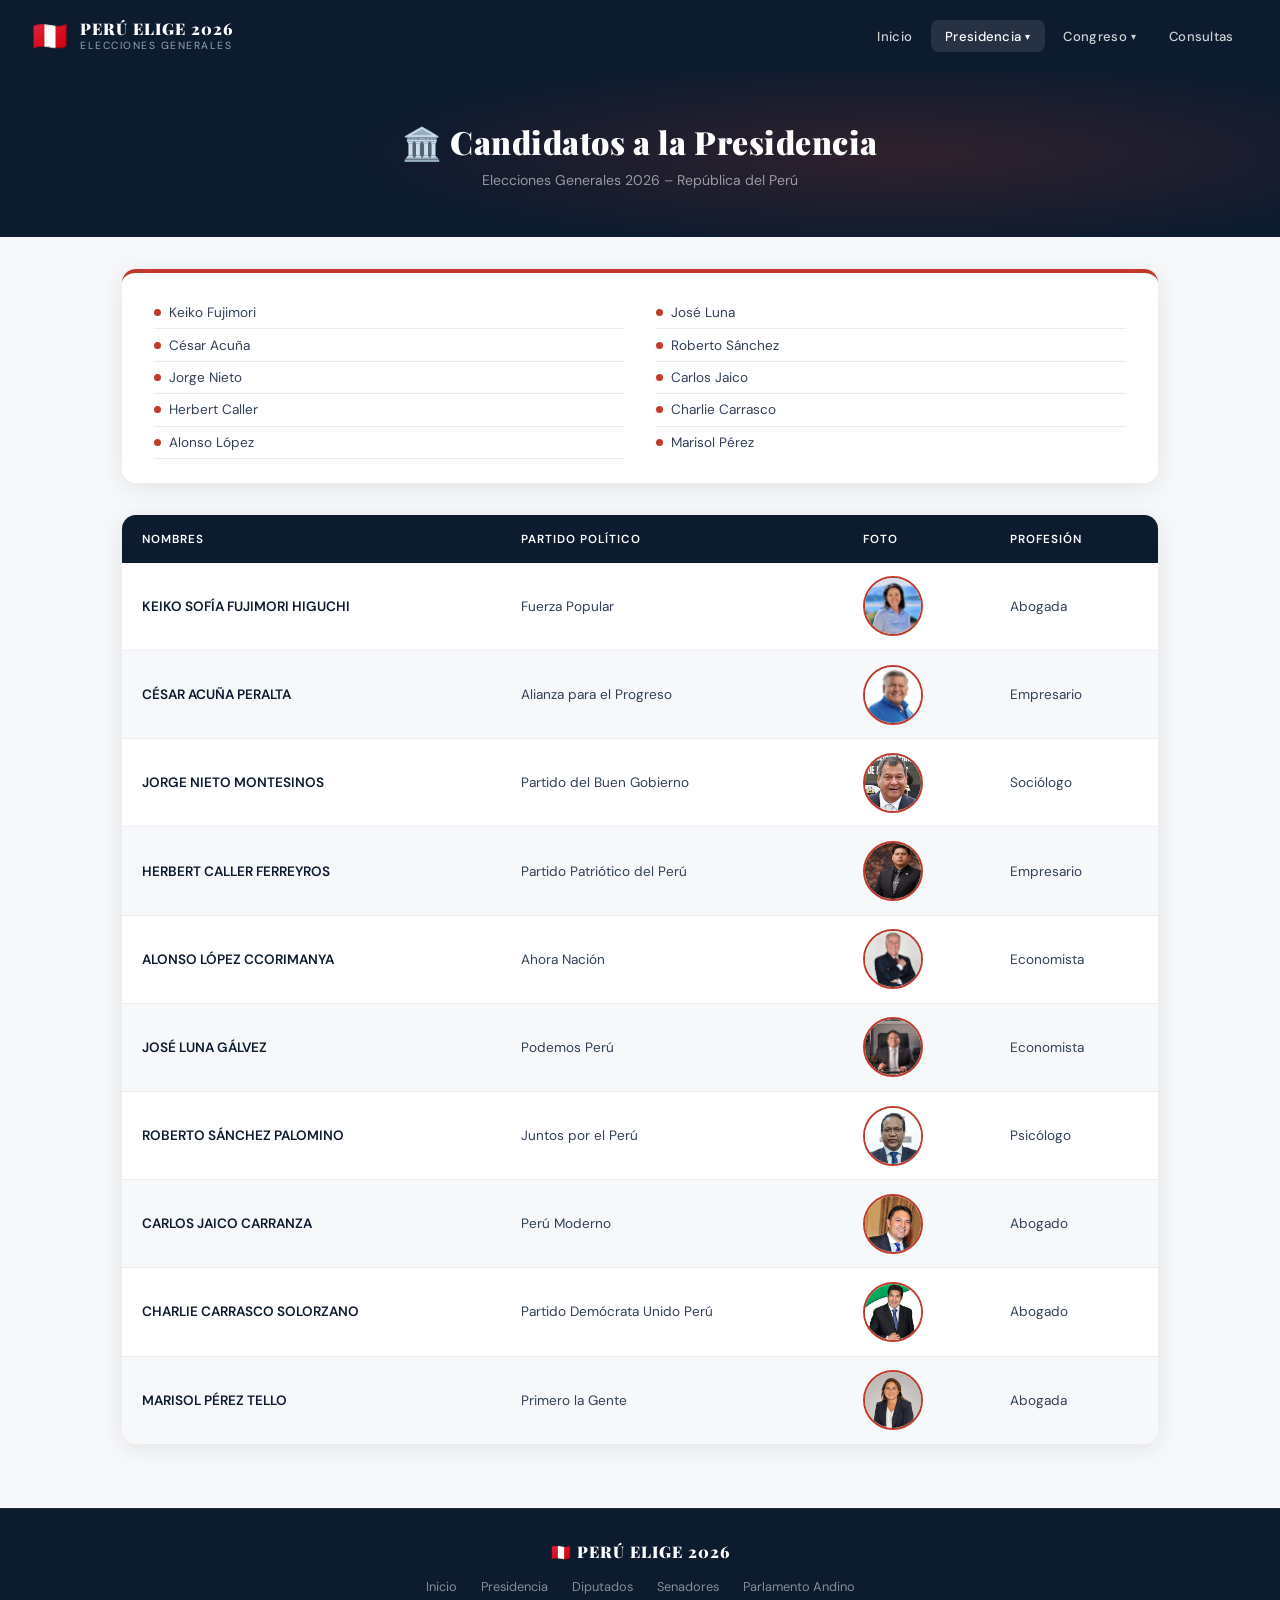
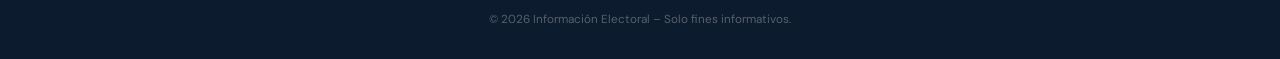
<file: presidenciales.html>
<!DOCTYPE html>
<html lang="es">
<head>
    <meta charset="UTF-8">
    <meta name="viewport" content="width=device-width, initial-scale=1.0">
    <link rel="preconnect" href="https://fonts.googleapis.com">
    <link href="https://fonts.googleapis.com/css2?family=Playfair+Display:wght@700;900&family=DM+Sans:wght@300;400;500;600&display=swap" rel="stylesheet">
    <link rel="stylesheet" href="estilo_nuevo.css">
    <title>Candidatos Presidenciales 2026</title>
</head>
<body>

    <header class="navbar">
        <div class="navbar-brand">
            <span class="brand-escudo">🇵🇪</span>
            <div>
                <div class="brand-title">PERÚ ELIGE 2026</div>
                <div class="brand-sub">Elecciones Generales</div>
            </div>
        </div>
        <button class="hamburger" id="hamburger"><span></span><span></span><span></span></button>
        <nav class="nav-menu" id="navMenu">
            <a href="index.html" class="nav-link">Inicio</a>
            <div class="nav-item has-submenu">
                <button class="nav-link submenu-toggle active">Presidencia <span class="arrow">▾</span></button>
                <div class="submenu">
                    <a href="presidenciales.html" class="submenu-link"><span class="sub-icon">🏛️</span> Todos los candidatos</a>
                    <a href="presidenciales.html#fuerza-popular" class="submenu-link"><span class="sub-icon">🔴</span> Fuerza Popular</a>
                    <a href="presidenciales.html#juntos-peru" class="submenu-link"><span class="sub-icon">🟡</span> Juntos por el Perú</a>
                    <a href="presidenciales.html#renovacion" class="submenu-link"><span class="sub-icon">🔵</span> Renovación Popular</a>
                </div>
            </div>
            <div class="nav-item has-submenu">
                <button class="nav-link submenu-toggle">Congreso <span class="arrow">▾</span></button>
                <div class="submenu">
                    <a href="diputados.html" class="submenu-link"><span class="sub-icon">🏠</span> Diputados</a>
                    <a href="senadores.html" class="submenu-link"><span class="sub-icon">⚖️</span> Senadores</a>
                    <a href="parlamentoandino.html" class="submenu-link"><span class="sub-icon">🌎</span> Parlamento Andino</a>
                </div>
            </div>
            <a href="index.html#formulario" class="nav-link">Consultas</a>
        </nav>
    </header>

    <div class="page-header">
        <h1>🏛️ Candidatos a la Presidencia</h1>
        <p>Elecciones Generales 2026 – República del Perú</p>
    </div>

    <div class="page-body">

        <ul class="candidate-list">
            <li>Keiko Fujimori</li>
            <li>César Acuña</li>
            <li>Jorge Nieto</li>
            <li>Herbert Caller</li>
            <li>Alonso López</li>
            <li>José Luna</li>
            <li>Roberto Sánchez</li>
            <li>Carlos Jaico</li>
            <li>Charlie Carrasco</li>
            <li>Marisol Pérez</li>
        </ul>

        <table>
            <thead>
                <tr><th>Nombres</th><th>Partido Político</th><th>Foto</th><th>Profesión</th></tr>
            </thead>
            <tbody>
                <tr id="fuerza-popular">
                    <td>KEIKO SOFÍA FUJIMORI HIGUCHI</td>
                    <td>Fuerza Popular</td>
                    <td><img src="presidentes/keiko.jpg" alt="Keiko"></td>
                    <td>Abogada</td>
                </tr>
                <tr>
                    <td>CÉSAR ACUÑA PERALTA</td>
                    <td>Alianza para el Progreso</td>
                    <td><img src="presidentes/acuña.jpg" alt="Acuña"></td>
                    <td>Empresario</td>
                </tr>
                <tr>
                    <td>JORGE NIETO MONTESINOS</td>
                    <td>Partido del Buen Gobierno</td>
                    <td><img src="presidentes/jorge.jpg" alt="Nieto"></td>
                    <td>Sociólogo</td>
                </tr>
                <tr>
                    <td>HERBERT CALLER FERREYROS</td>
                    <td>Partido Patriótico del Perú</td>
                    <td><img src="presidentes/herbert.jpg" alt="Caller"></td>
                    <td>Empresario</td>
                </tr>
                <tr>
                    <td>ALONSO LÓPEZ CCORIMANYA</td>
                    <td>Ahora Nación</td>
                    <td><img src="presidentes/alonso.jpg" alt="López"></td>
                    <td>Economista</td>
                </tr>
                <tr>
                    <td>JOSÉ LUNA GÁLVEZ</td>
                    <td>Podemos Perú</td>
                    <td><img src="presidentes/jose.jpg" alt="Luna"></td>
                    <td>Economista</td>
                </tr>
                <tr id="juntos-peru">
                    <td>ROBERTO SÁNCHEZ PALOMINO</td>
                    <td>Juntos por el Perú</td>
                    <td><img src="presidentes/roberto.jpg" alt="Sánchez"></td>
                    <td>Psicólogo</td>
                </tr>
                <tr>
                    <td>CARLOS JAICO CARRANZA</td>
                    <td>Perú Moderno</td>
                    <td><img src="presidentes/carlos.jpg" alt="Jaico"></td>
                    <td>Abogado</td>
                </tr>
                <tr>
                    <td>CHARLIE CARRASCO SOLORZANO</td>
                    <td>Partido Demócrata Unido Perú</td>
                    <td><img src="presidentes/charlie.jpg" alt="Carrasco"></td>
                    <td>Abogado</td>
                </tr>
                <tr id="renovacion">
                    <td>MARISOL PÉREZ TELLO</td>
                    <td>Primero la Gente</td>
                    <td><img src="presidentes/marisol.jpg" alt="Pérez"></td>
                    <td>Abogada</td>
                </tr>
            </tbody>
        </table>
    </div>

    <footer class="footer">
        <div class="footer-inner">
            <div class="footer-brand">🇵🇪 PERÚ ELIGE 2026</div>
            <div class="footer-links">
                <a href="index.html">Inicio</a><a href="presidenciales.html">Presidencia</a>
                <a href="diputados.html">Diputados</a><a href="senadores.html">Senadores</a>
                <a href="parlamentoandino.html">Parlamento Andino</a>
            </div>
            <div class="footer-copy">© 2026 Información Electoral – Solo fines informativos.</div>
        </div>
    </footer>

    <script>
        const hamburger = document.getElementById('hamburger');
        const navMenu = document.getElementById('navMenu');
        hamburger.addEventListener('click', () => { navMenu.classList.toggle('open'); hamburger.classList.toggle('active'); });
        document.querySelectorAll('.submenu-toggle').forEach(btn => {
            btn.addEventListener('click', (e) => {
                e.stopPropagation();
                const parent = btn.closest('.has-submenu');
                const isOpen = parent.classList.contains('open');
                document.querySelectorAll('.has-submenu').forEach(el => el.classList.remove('open'));
                if (!isOpen) parent.classList.add('open');
            });
        });
        document.addEventListener('click', () => { document.querySelectorAll('.has-submenu').forEach(el => el.classList.remove('open')); });
        window.addEventListener('scroll', () => { document.querySelector('.navbar').classList.toggle('scrolled', window.scrollY > 50); });
    </script>
</body>
</html>
</file>
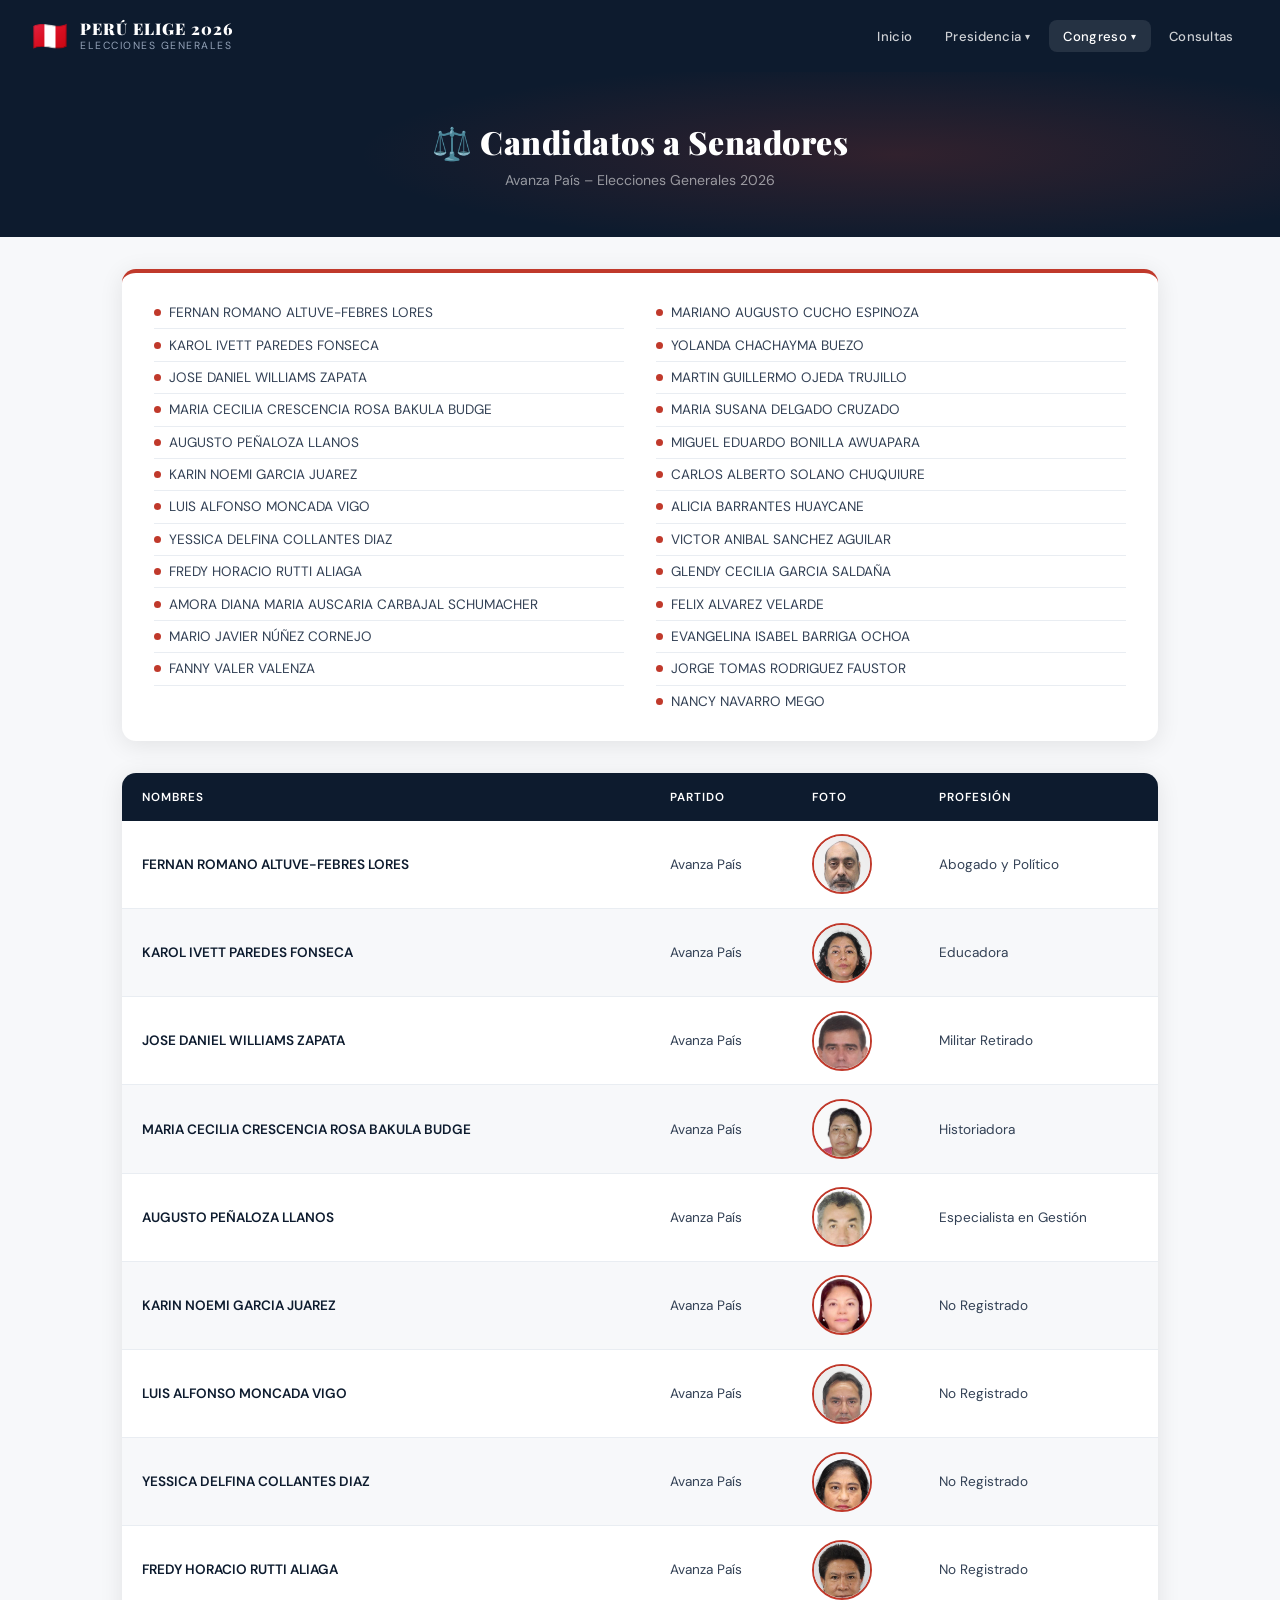
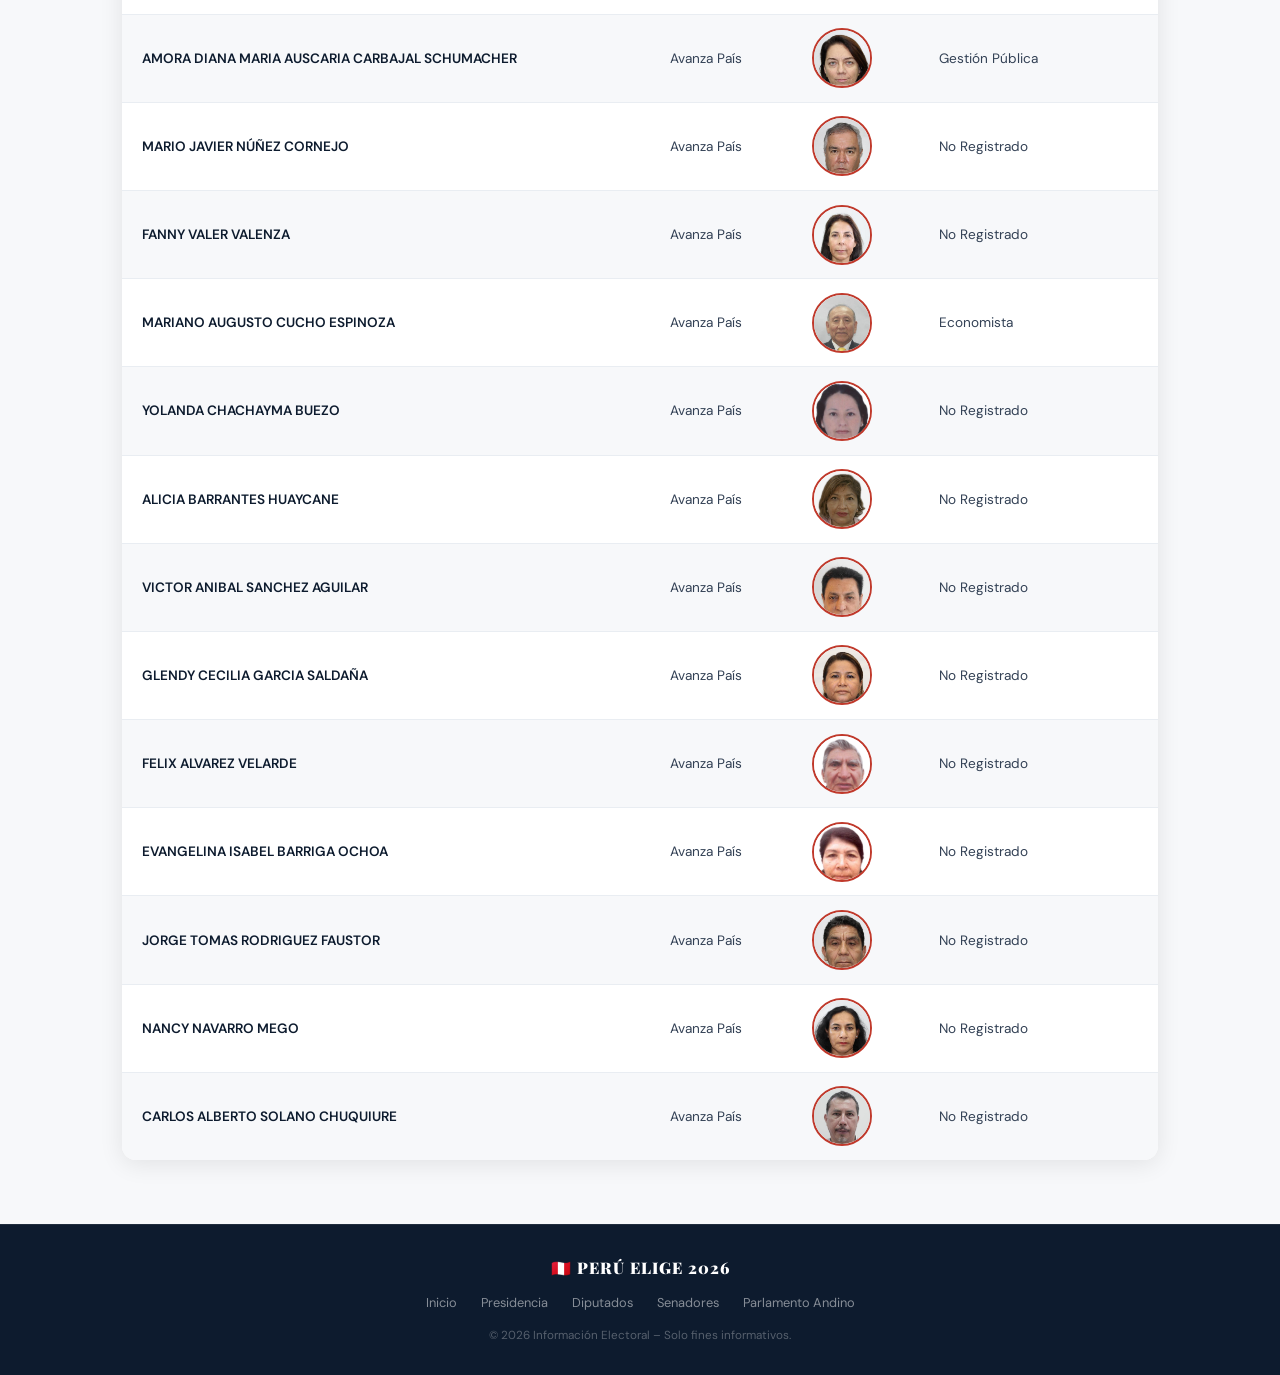
<file: senadores.html>
<!DOCTYPE html>
<html lang="es">
<head>
    <meta charset="UTF-8">
    <meta name="viewport" content="width=device-width, initial-scale=1.0">
    <link rel="preconnect" href="https://fonts.googleapis.com">
    <link href="https://fonts.googleapis.com/css2?family=Playfair+Display:wght@700;900&family=DM+Sans:wght@300;400;500;600&display=swap" rel="stylesheet">
    <link rel="stylesheet" href="estilo_nuevo.css">
    <title>Senadores – Avanza País 2026</title>
</head>
<body>

    <header class="navbar">
        <div class="navbar-brand">
            <span class="brand-escudo">🇵🇪</span>
            <div>
                <div class="brand-title">PERÚ ELIGE 2026</div>
                <div class="brand-sub">Elecciones Generales</div>
            </div>
        </div>
        <button class="hamburger" id="hamburger"><span></span><span></span><span></span></button>
        <nav class="nav-menu" id="navMenu">
            <a href="index.html" class="nav-link">Inicio</a>
            <div class="nav-item has-submenu">
                <button class="nav-link submenu-toggle">Presidencia <span class="arrow">▾</span></button>
                <div class="submenu">
                    <a href="presidenciales.html" class="submenu-link"><span class="sub-icon">🏛️</span> Todos los candidatos</a>
                    <a href="presidenciales.html" class="submenu-link"><span class="sub-icon">🔴</span> Fuerza Popular</a>
                    <a href="presidenciales.html" class="submenu-link"><span class="sub-icon">🟡</span> Juntos por el Perú</a>
                </div>
            </div>
            <div class="nav-item has-submenu">
                <button class="nav-link submenu-toggle active">Congreso <span class="arrow">▾</span></button>
                <div class="submenu">
                    <a href="diputados.html" class="submenu-link"><span class="sub-icon">🏠</span> Diputados</a>
                    <a href="senadores.html" class="submenu-link"><span class="sub-icon">⚖️</span> Senadores</a>
                    <a href="parlamentoandino.html" class="submenu-link"><span class="sub-icon">🌎</span> Parlamento Andino</a>
                </div>
            </div>
            <a href="index.html#formulario" class="nav-link">Consultas</a>
        </nav>
    </header>

    <div class="page-header">
        <h1>⚖️ Candidatos a Senadores</h1>
        <p>Avanza País – Elecciones Generales 2026</p>
    </div>

    <div class="page-body">

        <ul class="candidate-list">
            <li>FERNAN ROMANO ALTUVE-FEBRES LORES</li>
            <li>KAROL IVETT PAREDES FONSECA</li>
            <li>JOSE DANIEL WILLIAMS ZAPATA</li>
            <li>MARIA CECILIA CRESCENCIA ROSA BAKULA BUDGE</li>
            <li>AUGUSTO PEÑALOZA LLANOS</li>
            <li>KARIN NOEMI GARCIA JUAREZ</li>
            <li>LUIS ALFONSO MONCADA VIGO</li>
            <li>YESSICA DELFINA COLLANTES DIAZ</li>
            <li>FREDY HORACIO RUTTI ALIAGA</li>
            <li>AMORA DIANA MARIA AUSCARIA CARBAJAL SCHUMACHER</li>
            <li>MARIO JAVIER NÚÑEZ CORNEJO</li>
            <li>FANNY VALER VALENZA</li>
            <li>MARIANO AUGUSTO CUCHO ESPINOZA</li>
            <li>YOLANDA CHACHAYMA BUEZO</li>
            <li>MARTIN GUILLERMO OJEDA TRUJILLO</li>
            <li>MARIA SUSANA DELGADO CRUZADO</li>
            <li>MIGUEL EDUARDO BONILLA AWUAPARA</li>
            <li>CARLOS ALBERTO SOLANO CHUQUIURE</li>
            <li>ALICIA BARRANTES HUAYCANE</li>
            <li>VICTOR ANIBAL SANCHEZ AGUILAR</li>
            <li>GLENDY CECILIA GARCIA SALDAÑA</li>
            <li>FELIX ALVAREZ VELARDE</li>
            <li>EVANGELINA ISABEL BARRIGA OCHOA</li>
            <li>JORGE TOMAS RODRIGUEZ FAUSTOR</li>
            <li>NANCY NAVARRO MEGO</li>
        </ul>

        <table>
            <thead>
                <tr><th>Nombres</th><th>Partido</th><th>Foto</th><th>Profesión</th></tr>
            </thead>
            <tbody>
                <tr><td>FERNAN ROMANO ALTUVE-FEBRES LORES</td><td>Avanza País</td><td><img src="senadores/fernan.jpg" alt="Fernan"></td><td>Abogado y Político</td></tr>
                <tr><td>KAROL IVETT PAREDES FONSECA</td><td>Avanza País</td><td><img src="senadores/karol1.jpg" alt="Karol"></td><td>Educadora</td></tr>
                <tr><td>JOSE DANIEL WILLIAMS ZAPATA</td><td>Avanza País</td><td><img src="senadores/jose3.jpg" alt="Williams"></td><td>Militar Retirado</td></tr>
                <tr><td>MARIA CECILIA CRESCENCIA ROSA BAKULA BUDGE</td><td>Avanza País</td><td><img src="senadores/maria4.jpg" alt="Bakula"></td><td>Historiadora</td></tr>
                <tr><td>AUGUSTO PEÑALOZA LLANOS</td><td>Avanza País</td><td><img src="senadores/augusto.jpg" alt="Peñaloza"></td><td>Especialista en Gestión</td></tr>
                <tr><td>KARIN NOEMI GARCIA JUAREZ</td><td>Avanza País</td><td><img src="senadores/karin.jpg" alt="Garcia"></td><td>No Registrado</td></tr>
                <tr><td>LUIS ALFONSO MONCADA VIGO</td><td>Avanza País</td><td><img src="senadores/luis1.jpg" alt="Moncada"></td><td>No Registrado</td></tr>
                <tr><td>YESSICA DELFINA COLLANTES DIAZ</td><td>Avanza País</td><td><img src="senadores/yessica.jpg" alt="Collantes"></td><td>No Registrado</td></tr>
                <tr><td>FREDY HORACIO RUTTI ALIAGA</td><td>Avanza País</td><td><img src="senadores/fredy.jpg" alt="Rutti"></td><td>No Registrado</td></tr>
                <tr><td>AMORA DIANA MARIA AUSCARIA CARBAJAL SCHUMACHER</td><td>Avanza País</td><td><img src="senadores/amora.jpg" alt="Carbajal"></td><td>Gestión Pública</td></tr>
                <tr><td>MARIO JAVIER NÚÑEZ CORNEJO</td><td>Avanza País</td><td><img src="senadores/mario.jpg" alt="Núñez"></td><td>No Registrado</td></tr>
                <tr><td>FANNY VALER VALENZA</td><td>Avanza País</td><td><img src="senadores/fanny.jpg" alt="Valer"></td><td>No Registrado</td></tr>
                <tr><td>MARIANO AUGUSTO CUCHO ESPINOZA</td><td>Avanza País</td><td><img src="senadores/mariano.jpg" alt="Cucho"></td><td>Economista</td></tr>
                <tr><td>YOLANDA CHACHAYMA BUEZO</td><td>Avanza País</td><td><img src="senadores/yolanda.jpg" alt="Chachayma"></td><td>No Registrado</td></tr>
                <tr><td>ALICIA BARRANTES HUAYCANE</td><td>Avanza País</td><td><img src="senadores/alicia.jpg" alt="Barrantes"></td><td>No Registrado</td></tr>
                <tr><td>VICTOR ANIBAL SANCHEZ AGUILAR</td><td>Avanza País</td><td><img src="senadores/victor.jpg" alt="Sanchez"></td><td>No Registrado</td></tr>
                <tr><td>GLENDY CECILIA GARCIA SALDAÑA</td><td>Avanza País</td><td><img src="senadores/glendy.jpg" alt="Garcia"></td><td>No Registrado</td></tr>
                <tr><td>FELIX ALVAREZ VELARDE</td><td>Avanza País</td><td><img src="senadores/felix.jpg" alt="Alvarez"></td><td>No Registrado</td></tr>
                <tr><td>EVANGELINA ISABEL BARRIGA OCHOA</td><td>Avanza País</td><td><img src="senadores/evangelina.jpg" alt="Barriga"></td><td>No Registrado</td></tr>
                <tr><td>JORGE TOMAS RODRIGUEZ FAUSTOR</td><td>Avanza País</td><td><img src="senadores/jorge1.jpg" alt="Rodriguez"></td><td>No Registrado</td></tr>
                <tr><td>NANCY NAVARRO MEGO</td><td>Avanza País</td><td><img src="senadores/nancy.jpg" alt="Navarro"></td><td>No Registrado</td></tr>
                <tr><td>CARLOS ALBERTO SOLANO CHUQUIURE</td><td>Avanza País</td><td><img src="senadores/carlos1.jpg" alt="Solano"></td><td>No Registrado</td></tr>
            </tbody>
        </table>
    </div>

    <footer class="footer">
        <div class="footer-inner">
            <div class="footer-brand">🇵🇪 PERÚ ELIGE 2026</div>
            <div class="footer-links">
                <a href="index.html">Inicio</a><a href="presidenciales.html">Presidencia</a>
                <a href="diputados.html">Diputados</a><a href="senadores.html">Senadores</a>
                <a href="parlamentoandino.html">Parlamento Andino</a>
            </div>
            <div class="footer-copy">© 2026 Información Electoral – Solo fines informativos.</div>
        </div>
    </footer>

    <script>
        const hamburger = document.getElementById('hamburger');
        const navMenu = document.getElementById('navMenu');
        hamburger.addEventListener('click', () => { navMenu.classList.toggle('open'); hamburger.classList.toggle('active'); });
        document.querySelectorAll('.submenu-toggle').forEach(btn => {
            btn.addEventListener('click', (e) => {
                e.stopPropagation();
                const parent = btn.closest('.has-submenu');
                const isOpen = parent.classList.contains('open');
                document.querySelectorAll('.has-submenu').forEach(el => el.classList.remove('open'));
                if (!isOpen) parent.classList.add('open');
            });
        });
        document.addEventListener('click', () => { document.querySelectorAll('.has-submenu').forEach(el => el.classList.remove('open')); });
        window.addEventListener('scroll', () => { document.querySelector('.navbar').classList.toggle('scrolled', window.scrollY > 50); });
    </script>
</body>
</html>
</file>
<file: estilo_nuevo.css>
/* ══════════════════════════════════════════
   PERÚ ELIGE 2026 — Estilos Globales
   ══════════════════════════════════════════ */

@import url('https://fonts.googleapis.com/css2?family=Playfair+Display:ital,wght@0,700;0,900;1,700&family=DM+Sans:wght@300;400;500;600&display=swap');

:root {
    --red:       #c0392b;
    --red-dark:  #922b21;
    --red-light: #fdf2f2;
    --gold:      #d4a017;
    --navy:      #0d1b2e;
    --navy-mid:  #1a3050;
    --white:     #ffffff;
    --gray-100:  #f7f8fa;
    --gray-200:  #e9edf2;
    --gray-400:  #94a3b8;
    --gray-700:  #334155;
    --text:      #1e2a3a;
    --radius:    14px;
    --shadow:    0 4px 24px rgba(0,0,0,0.09);
    --shadow-lg: 0 12px 40px rgba(0,0,0,0.14);
    --nav-h:     72px;
    --font-head: 'Playfair Display', Georgia, serif;
    --font-body: 'DM Sans', 'Segoe UI', sans-serif;
    --transition: 0.25s cubic-bezier(.4,0,.2,1);
}

*, *::before, *::after { margin:0; padding:0; box-sizing:border-box; }
html { scroll-behavior: smooth; }
body {
    font-family: var(--font-body);
    background: var(--gray-100);
    color: var(--text);
    min-height: 100vh;
}
img { max-width: 100%; }
a { text-decoration: none; color: inherit; }

/* ── NAVBAR ─────────────────────────────── */
.navbar {
    position: sticky;
    top: 0;
    z-index: 1000;
    height: var(--nav-h);
    background: var(--navy);
    display: flex;
    align-items: center;
    justify-content: space-between;
    padding: 0 2rem;
    gap: 1.5rem;
    transition: box-shadow var(--transition);
}
.navbar.scrolled {
    box-shadow: 0 4px 20px rgba(0,0,0,0.35);
}

.navbar-brand {
    display: flex;
    align-items: center;
    gap: 0.75rem;
    flex-shrink: 0;
}
.brand-escudo { font-size: 1.8rem; }
.brand-title {
    font-family: var(--font-head);
    font-size: 1rem;
    font-weight: 900;
    color: #fff;
    letter-spacing: 1px;
    line-height: 1;
}
.brand-sub {
    font-size: 0.65rem;
    color: var(--gray-400);
    letter-spacing: 1.5px;
    text-transform: uppercase;
    margin-top: 2px;
}

.nav-menu {
    display: flex;
    align-items: center;
    gap: 0.25rem;
    list-style: none;
}

.nav-link {
    display: flex;
    align-items: center;
    gap: 4px;
    color: rgba(255,255,255,0.8);
    font-size: 0.82rem;
    font-weight: 500;
    padding: 0.45rem 0.9rem;
    border-radius: 8px;
    border: none;
    background: none;
    cursor: pointer;
    transition: color var(--transition), background var(--transition);
    white-space: nowrap;
    font-family: var(--font-body);
    letter-spacing: 0.3px;
}
.nav-link:hover,
.nav-link.active {
    color: #fff;
    background: rgba(255,255,255,0.1);
}
.nav-link.active { color: #fff; }

.arrow {
    font-size: 0.65rem;
    transition: transform var(--transition);
    display: inline-block;
}

/* Submenu */
.nav-item { position: relative; }
.has-submenu.open .arrow { transform: rotate(180deg); }

.submenu {
    position: absolute;
    top: calc(100% + 10px);
    left: 50%;
    transform: translateX(-50%) translateY(-8px);
    background: var(--white);
    border-radius: var(--radius);
    box-shadow: var(--shadow-lg);
    min-width: 220px;
    padding: 0.5rem;
    opacity: 0;
    pointer-events: none;
    transition: opacity var(--transition), transform var(--transition);
    border: 1px solid var(--gray-200);
}
.has-submenu.open .submenu {
    opacity: 1;
    pointer-events: all;
    transform: translateX(-50%) translateY(0);
}

.submenu-link {
    display: flex;
    align-items: center;
    gap: 0.6rem;
    padding: 0.6rem 0.9rem;
    border-radius: 8px;
    color: var(--gray-700);
    font-size: 0.83rem;
    font-weight: 400;
    transition: background var(--transition), color var(--transition);
}
.submenu-link:hover {
    background: var(--red-light);
    color: var(--red);
}
.sub-icon { font-size: 1rem; }

/* Hamburger */
.hamburger {
    display: none;
    flex-direction: column;
    gap: 5px;
    background: none;
    border: none;
    cursor: pointer;
    padding: 6px;
}
.hamburger span {
    display: block;
    width: 22px;
    height: 2px;
    background: #fff;
    border-radius: 2px;
    transition: transform var(--transition), opacity var(--transition);
}
.hamburger.active span:nth-child(1) { transform: rotate(45deg) translate(5px,5px); }
.hamburger.active span:nth-child(2) { opacity: 0; }
.hamburger.active span:nth-child(3) { transform: rotate(-45deg) translate(5px,-5px); }

/* ── HERO ────────────────────────────────── */
.hero {
    position: relative;
    min-height: 520px;
    background: var(--navy);
    display: flex;
    flex-direction: column;
    justify-content: center;
    padding: 4rem 2rem 3rem;
    overflow: hidden;
}
.hero-bg {
    position: absolute;
    inset: 0;
    background:
        radial-gradient(ellipse 60% 80% at 80% 50%, rgba(192,57,43,0.18) 0%, transparent 70%),
        radial-gradient(ellipse 40% 60% at 20% 80%, rgba(212,160,23,0.1) 0%, transparent 60%);
    pointer-events: none;
}
.hero-content {
    position: relative;
    max-width: 640px;
}
.hero-eyebrow {
    font-size: 0.72rem;
    letter-spacing: 3px;
    text-transform: uppercase;
    color: var(--gold);
    margin-bottom: 1rem;
    font-weight: 500;
}
.hero-title {
    font-family: var(--font-head);
    font-size: clamp(2.5rem, 6vw, 4rem);
    font-weight: 900;
    color: #fff;
    line-height: 1.05;
    margin-bottom: 1.25rem;
}
.hero-title em {
    font-style: italic;
    color: var(--gold);
}
.hero-desc {
    color: rgba(255,255,255,0.65);
    font-size: 1rem;
    line-height: 1.6;
    max-width: 480px;
    margin-bottom: 2rem;
}
.hero-ctas { display: flex; gap: 1rem; flex-wrap: wrap; }

.hero-stats {
    position: relative;
    display: flex;
    align-items: center;
    gap: 2rem;
    margin-top: 3rem;
    padding-top: 2rem;
    border-top: 1px solid rgba(255,255,255,0.1);
}
.stat { display: flex; flex-direction: column; }
.stat-num {
    font-family: var(--font-head);
    font-size: 2rem;
    font-weight: 900;
    color: var(--gold);
    line-height: 1;
}
.stat-lbl {
    font-size: 0.72rem;
    color: rgba(255,255,255,0.5);
    letter-spacing: 1px;
    text-transform: uppercase;
    margin-top: 4px;
}
.stat-divider {
    width: 1px;
    height: 40px;
    background: rgba(255,255,255,0.15);
}

/* ── BUTTONS ─────────────────────────────── */
.btn-primary {
    display: inline-flex;
    align-items: center;
    gap: 8px;
    background: var(--red);
    color: #fff;
    font-size: 0.85rem;
    font-weight: 600;
    padding: 0.7rem 1.5rem;
    border-radius: 8px;
    border: 2px solid var(--red);
    cursor: pointer;
    transition: background var(--transition), transform var(--transition);
    font-family: var(--font-body);
}
.btn-primary:hover { background: var(--red-dark); border-color: var(--red-dark); transform: translateY(-2px); }

.btn-secondary {
    display: inline-flex;
    align-items: center;
    gap: 8px;
    background: transparent;
    color: #fff;
    font-size: 0.85rem;
    font-weight: 600;
    padding: 0.7rem 1.5rem;
    border-radius: 8px;
    border: 2px solid rgba(255,255,255,0.4);
    cursor: pointer;
    transition: border-color var(--transition), background var(--transition);
    font-family: var(--font-body);
}
.btn-secondary:hover { border-color: #fff; background: rgba(255,255,255,0.08); }

/* ── SECTIONS ────────────────────────────── */
.section {
    padding: 4rem 2rem;
    max-width: 1100px;
    margin: 0 auto;
}
.section-dark {
    background: var(--navy);
    max-width: none;
    border-radius: 0;
    padding: 4rem 2rem;
}

.section-header {
    text-align: center;
    margin-bottom: 2.5rem;
}
.section-header h2 {
    font-family: var(--font-head);
    font-size: clamp(1.6rem, 3.5vw, 2.2rem);
    color: var(--navy);
    margin-bottom: 0.5rem;
}
.section-header p {
    color: var(--gray-400);
    font-size: 0.95rem;
}
.section-header.light h2 { color: #fff; }
.section-header.light p  { color: rgba(255,255,255,0.55); }

.section-cta { text-align: center; margin-top: 2rem; }

/* ── CARDS CANDIDATOS ────────────────────── */
.cards-grid {
    display: grid;
    grid-template-columns: repeat(auto-fit, minmax(280px, 1fr));
    gap: 1.5rem;
}

.card-candidato {
    background: var(--white);
    border-radius: var(--radius);
    overflow: hidden;
    box-shadow: var(--shadow);
    border: 1px solid var(--gray-200);
    transition: transform var(--transition), box-shadow var(--transition);
}
.card-candidato:hover {
    transform: translateY(-5px);
    box-shadow: var(--shadow-lg);
}

.card-img-wrap {
    position: relative;
    aspect-ratio: 3/2;
    overflow: hidden;
    background: var(--gray-200);
}
.card-img-wrap img {
    width: 100%;
    height: 100%;
    object-fit: cover;
    object-position: top;
    transition: transform 0.4s ease;
}
.card-candidato:hover .card-img-wrap img { transform: scale(1.05); }

.card-partido-badge {
    position: absolute;
    bottom: 10px;
    left: 10px;
    background: var(--c, #333);
    color: #fff;
    font-size: 0.68rem;
    font-weight: 700;
    letter-spacing: 0.5px;
    padding: 4px 10px;
    border-radius: 20px;
    text-transform: uppercase;
}

.card-body { padding: 1.25rem; }
.card-body h3 {
    font-family: var(--font-head);
    font-size: 1.05rem;
    font-weight: 700;
    color: var(--navy);
    margin-bottom: 0.5rem;
}
.card-body p {
    font-size: 0.83rem;
    color: var(--gray-700);
    line-height: 1.55;
    margin-bottom: 1rem;
}
.card-link {
    font-size: 0.82rem;
    font-weight: 600;
    color: var(--red);
    transition: gap var(--transition);
}
.card-link:hover { text-decoration: underline; }

/* ── QUICK LINKS ─────────────────────────── */
.quick-links {
    display: grid;
    grid-template-columns: repeat(auto-fit, minmax(200px, 1fr));
    gap: 1rem;
    max-width: 900px;
    margin: 0 auto;
}
.quick-card {
    display: flex;
    flex-direction: column;
    align-items: center;
    text-align: center;
    gap: 0.5rem;
    background: rgba(255,255,255,0.06);
    border: 1px solid rgba(255,255,255,0.1);
    border-radius: var(--radius);
    padding: 1.75rem 1rem;
    cursor: pointer;
    transition: background var(--transition), transform var(--transition);
    color: #fff;
}
.quick-card:hover {
    background: rgba(255,255,255,0.12);
    transform: translateY(-3px);
}
.quick-icon { font-size: 2rem; }
.quick-title {
    font-family: var(--font-head);
    font-size: 1rem;
    font-weight: 700;
}
.quick-sub {
    font-size: 0.75rem;
    color: rgba(255,255,255,0.5);
}

/* ── FORMULARIO ──────────────────────────── */
.form-container {
    display: grid;
    grid-template-columns: 300px 1fr;
    gap: 2rem;
    background: var(--white);
    border-radius: var(--radius);
    box-shadow: var(--shadow-lg);
    overflow: hidden;
    border: 1px solid var(--gray-200);
}

.form-info {
    background: var(--navy);
    padding: 2rem 1.75rem;
    color: #fff;
}
.form-info h3 {
    font-family: var(--font-head);
    font-size: 1.15rem;
    margin-bottom: 1.25rem;
    color: var(--gold);
}
.form-info-list {
    list-style: none;
    display: flex;
    flex-direction: column;
    gap: 0.65rem;
    margin-bottom: 1.75rem;
}
.form-info-list li {
    font-size: 0.82rem;
    color: rgba(255,255,255,0.75);
    line-height: 1.5;
}
.form-contacto { display: flex; flex-direction: column; gap: 0.75rem; }
.contacto-item {
    display: flex;
    flex-direction: column;
    gap: 2px;
}
.contacto-item strong {
    font-size: 0.7rem;
    text-transform: uppercase;
    letter-spacing: 1px;
    color: var(--gold);
}
.contacto-item span {
    font-size: 0.82rem;
    color: rgba(255,255,255,0.7);
}

.form {
    padding: 2rem;
    display: flex;
    flex-direction: column;
    gap: 1.25rem;
}
.form-row {
    display: grid;
    grid-template-columns: 1fr 1fr;
    gap: 1rem;
}
.form-group {
    display: flex;
    flex-direction: column;
    gap: 0.4rem;
}
.form-group label {
    font-size: 0.8rem;
    font-weight: 600;
    color: var(--navy);
    letter-spacing: 0.3px;
}
.form-group input,
.form-group select,
.form-group textarea {
    padding: 0.6rem 0.9rem;
    border: 1.5px solid var(--gray-200);
    border-radius: 8px;
    font-size: 0.85rem;
    font-family: var(--font-body);
    color: var(--text);
    background: var(--gray-100);
    transition: border-color var(--transition), box-shadow var(--transition);
    outline: none;
}
.form-group input:focus,
.form-group select:focus,
.form-group textarea:focus {
    border-color: var(--red);
    background: #fff;
    box-shadow: 0 0 0 3px rgba(192,57,43,0.1);
}
.form-group textarea { resize: vertical; min-height: 100px; }

.form-check {
    flex-direction: row;
    align-items: flex-start;
    gap: 0.6rem;
}
.form-check input[type="checkbox"] {
    width: 16px;
    height: 16px;
    flex-shrink: 0;
    margin-top: 2px;
    accent-color: var(--red);
}
.form-check label {
    font-size: 0.75rem;
    color: var(--gray-400);
    font-weight: 400;
    cursor: pointer;
}

.btn-form {
    background: var(--red);
    color: #fff;
    border: none;
    border-radius: 8px;
    padding: 0.75rem 2rem;
    font-size: 0.88rem;
    font-weight: 600;
    font-family: var(--font-body);
    cursor: pointer;
    transition: background var(--transition), transform var(--transition);
    align-self: flex-start;
}
.btn-form:hover:not(:disabled) { background: var(--red-dark); transform: translateY(-2px); }
.btn-form:disabled { opacity: 0.7; cursor: not-allowed; }

.form-success {
    padding: 0.85rem 1rem;
    background: #d4edda;
    border: 1px solid #c3e6cb;
    border-radius: 8px;
    color: #155724;
    font-size: 0.85rem;
    font-weight: 500;
}

/* ── FOOTER ──────────────────────────────── */
.footer {
    background: var(--navy);
    border-top: 1px solid rgba(255,255,255,0.08);
    padding: 2rem;
}
.footer-inner {
    max-width: 1100px;
    margin: 0 auto;
    display: flex;
    flex-direction: column;
    align-items: center;
    gap: 1rem;
    text-align: center;
}
.footer-brand {
    font-family: var(--font-head);
    font-weight: 900;
    color: #fff;
    font-size: 1rem;
    letter-spacing: 1px;
}
.footer-links {
    display: flex;
    flex-wrap: wrap;
    gap: 0.5rem 1.5rem;
    justify-content: center;
}
.footer-links a {
    color: rgba(255,255,255,0.5);
    font-size: 0.8rem;
    transition: color var(--transition);
}
.footer-links a:hover { color: #fff; }
.footer-copy {
    font-size: 0.73rem;
    color: rgba(255,255,255,0.3);
}

/* ── PÁGINAS INTERIORES: h1 ──────────────── */
.page-header {
    background: var(--navy);
    padding: 3rem 2rem;
    text-align: center;
    position: relative;
    overflow: hidden;
}
.page-header::before {
    content: '';
    position: absolute;
    inset: 0;
    background: radial-gradient(ellipse 60% 80% at 70% 50%, rgba(192,57,43,0.2) 0%, transparent 70%);
    pointer-events: none;
}
.page-header h1 {
    font-family: var(--font-head);
    font-size: clamp(1.4rem, 4vw, 2rem);
    font-weight: 900;
    color: #fff;
    position: relative;
    letter-spacing: 0.5px;
}
.page-header p {
    color: rgba(255,255,255,0.55);
    font-size: 0.88rem;
    margin-top: 0.5rem;
    position: relative;
}

/* ── TABLA INTERIOR ──────────────────────── */
.page-body { padding: 2rem; max-width: 1100px; margin: 0 auto; }

table {
    width: 100%;
    border-collapse: collapse;
    background: var(--white);
    border-radius: var(--radius);
    overflow: hidden;
    box-shadow: var(--shadow);
    margin-bottom: 2rem;
    font-size: 0.85rem;
}
thead { background: var(--navy); }
thead th {
    color: #fff;
    font-weight: 600;
    text-transform: uppercase;
    font-size: 0.73rem;
    letter-spacing: 1px;
    padding: 1rem 1.25rem;
    text-align: left;
}
tbody tr {
    border-bottom: 1px solid var(--gray-200);
    transition: background var(--transition);
}
tbody tr:nth-child(even) { background: var(--gray-100); }
tbody tr:hover { background: var(--red-light); }
tbody tr:last-child { border-bottom: none; }
tbody td {
    padding: 0.85rem 1.25rem;
    color: var(--gray-700);
    vertical-align: middle;
}
tbody td:first-child { font-weight: 600; color: var(--navy); }
tbody img {
    display: block;
    width: 60px;
    height: 60px;
    object-fit: cover;
    object-position: top;
    border-radius: 50%;
    border: 2.5px solid var(--red);
}

/* ── Lista interior ──────────────────────── */
ul.candidate-list {
    list-style: none;
    background: var(--white);
    border-radius: var(--radius);
    padding: 1.5rem 2rem;
    box-shadow: var(--shadow);
    columns: 2;
    column-gap: 2rem;
    margin-bottom: 2rem;
    border-top: 4px solid var(--red);
}
ul.candidate-list li {
    font-size: 0.85rem;
    color: var(--gray-700);
    padding: 0.45rem 0;
    border-bottom: 1px solid var(--gray-200);
    display: flex;
    align-items: center;
    gap: 0.5rem;
    break-inside: avoid;
}
ul.candidate-list li::before {
    content: '';
    width: 7px; height: 7px;
    background: var(--red);
    border-radius: 50%;
    flex-shrink: 0;
}
ul.candidate-list li:last-child { border-bottom: none; }

/* ── RESPONSIVE ──────────────────────────── */
@media (max-width: 900px) {
    .form-container { grid-template-columns: 1fr; }
    .form-info { padding: 1.5rem; }
}

@media (max-width: 768px) {
    .hamburger { display: flex; }

    .nav-menu {
        display: none;
        flex-direction: column;
        align-items: flex-start;
        position: absolute;
        top: var(--nav-h);
        left: 0; right: 0;
        background: var(--navy-mid);
        padding: 1rem;
        gap: 0.25rem;
        border-top: 1px solid rgba(255,255,255,0.08);
    }
    .nav-menu.open { display: flex; }

    .nav-link { width: 100%; justify-content: space-between; }

    .submenu {
        position: static;
        transform: none !important;
        opacity: 0;
        max-height: 0;
        overflow: hidden;
        box-shadow: none;
        border: none;
        background: rgba(0,0,0,0.2);
        border-radius: 8px;
        transition: max-height 0.3s ease, opacity 0.3s ease;
        padding: 0;
    }
    .has-submenu.open .submenu {
        opacity: 1;
        max-height: 300px;
        padding: 0.4rem;
        pointer-events: all;
    }
    .submenu-link { color: rgba(255,255,255,0.75); }
    .submenu-link:hover { color: #fff; background: rgba(255,255,255,0.08); }

    .form-row { grid-template-columns: 1fr; }
    .hero { padding: 3rem 1.25rem 2rem; }
    .hero-stats { gap: 1.25rem; }
    .stat-num { font-size: 1.5rem; }
    ul.candidate-list { columns: 1; }
    .section { padding: 3rem 1.25rem; }
    .cards-grid { grid-template-columns: 1fr; }
    .quick-links { grid-template-columns: 1fr 1fr; }
}

@media (max-width: 480px) {
    .quick-links { grid-template-columns: 1fr; }
    .hero-ctas { flex-direction: column; }
    .btn-primary, .btn-secondary { width: 100%; text-align: center; justify-content: center; }
}

/* ══════════════════════════════════════════
   CARRUSEL DE CANDIDATOS
   ══════════════════════════════════════════ */

.carousel-wrapper {
    position: relative;
    display: flex;
    align-items: center;
    gap: 1rem;
    max-width: 520px;
    margin: 0 auto;
}

.carousel-track-outer {
    flex: 1;
    overflow: hidden;
    border-radius: var(--radius);
}

.carousel-track {
    position: relative;
    width: 100%;
}

/* Cada slide oculto por defecto */
.carousel-slide {
    display: none;
    animation: fadeSlide 0.5s ease;
}

.carousel-slide.active {
    display: block;
}

@keyframes fadeSlide {
    from { opacity: 0; transform: translateY(12px); }
    to   { opacity: 1; transform: translateY(0); }
}

/* La card ocupa todo el ancho del slide */
.carousel-slide .card-candidato {
    width: 100%;
}

/* ── Botones prev / next ── */
.carousel-btn {
    flex-shrink: 0;
    width: 42px;
    height: 42px;
    border-radius: 50%;
    border: 2px solid var(--gray-200);
    background: var(--white);
    color: var(--navy);
    font-size: 1.5rem;
    line-height: 1;
    cursor: pointer;
    display: flex;
    align-items: center;
    justify-content: center;
    transition: background var(--transition), border-color var(--transition), transform var(--transition);
    box-shadow: var(--shadow);
}
.carousel-btn:hover {
    background: var(--red);
    border-color: var(--red);
    color: #fff;
    transform: scale(1.08);
}

/* ── Puntos indicadores ── */
.carousel-dots {
    display: flex;
    justify-content: center;
    gap: 8px;
    margin-top: 1rem;
}

.dot {
    width: 10px;
    height: 10px;
    border-radius: 50%;
    background: var(--gray-200);
    cursor: pointer;
    transition: background var(--transition), transform var(--transition);
    border: 2px solid transparent;
}
.dot.active {
    background: var(--red);
    transform: scale(1.25);
    border-color: var(--red-dark);
}
.dot:hover:not(.active) {
    background: var(--gray-400);
}

/* ── Barra de progreso ── */
.carousel-progress-bar {
    max-width: 520px;
    margin: 0.6rem auto 0;
    height: 3px;
    background: var(--gray-200);
    border-radius: 99px;
    overflow: hidden;
}
.carousel-progress-fill {
    height: 100%;
    width: 0%;
    background: var(--red);
    border-radius: 99px;
}

/* ── Responsive ── */
@media (max-width: 600px) {
    .carousel-wrapper { gap: 0.5rem; }
    .carousel-btn { width: 34px; height: 34px; font-size: 1.2rem; }
}
</file>
